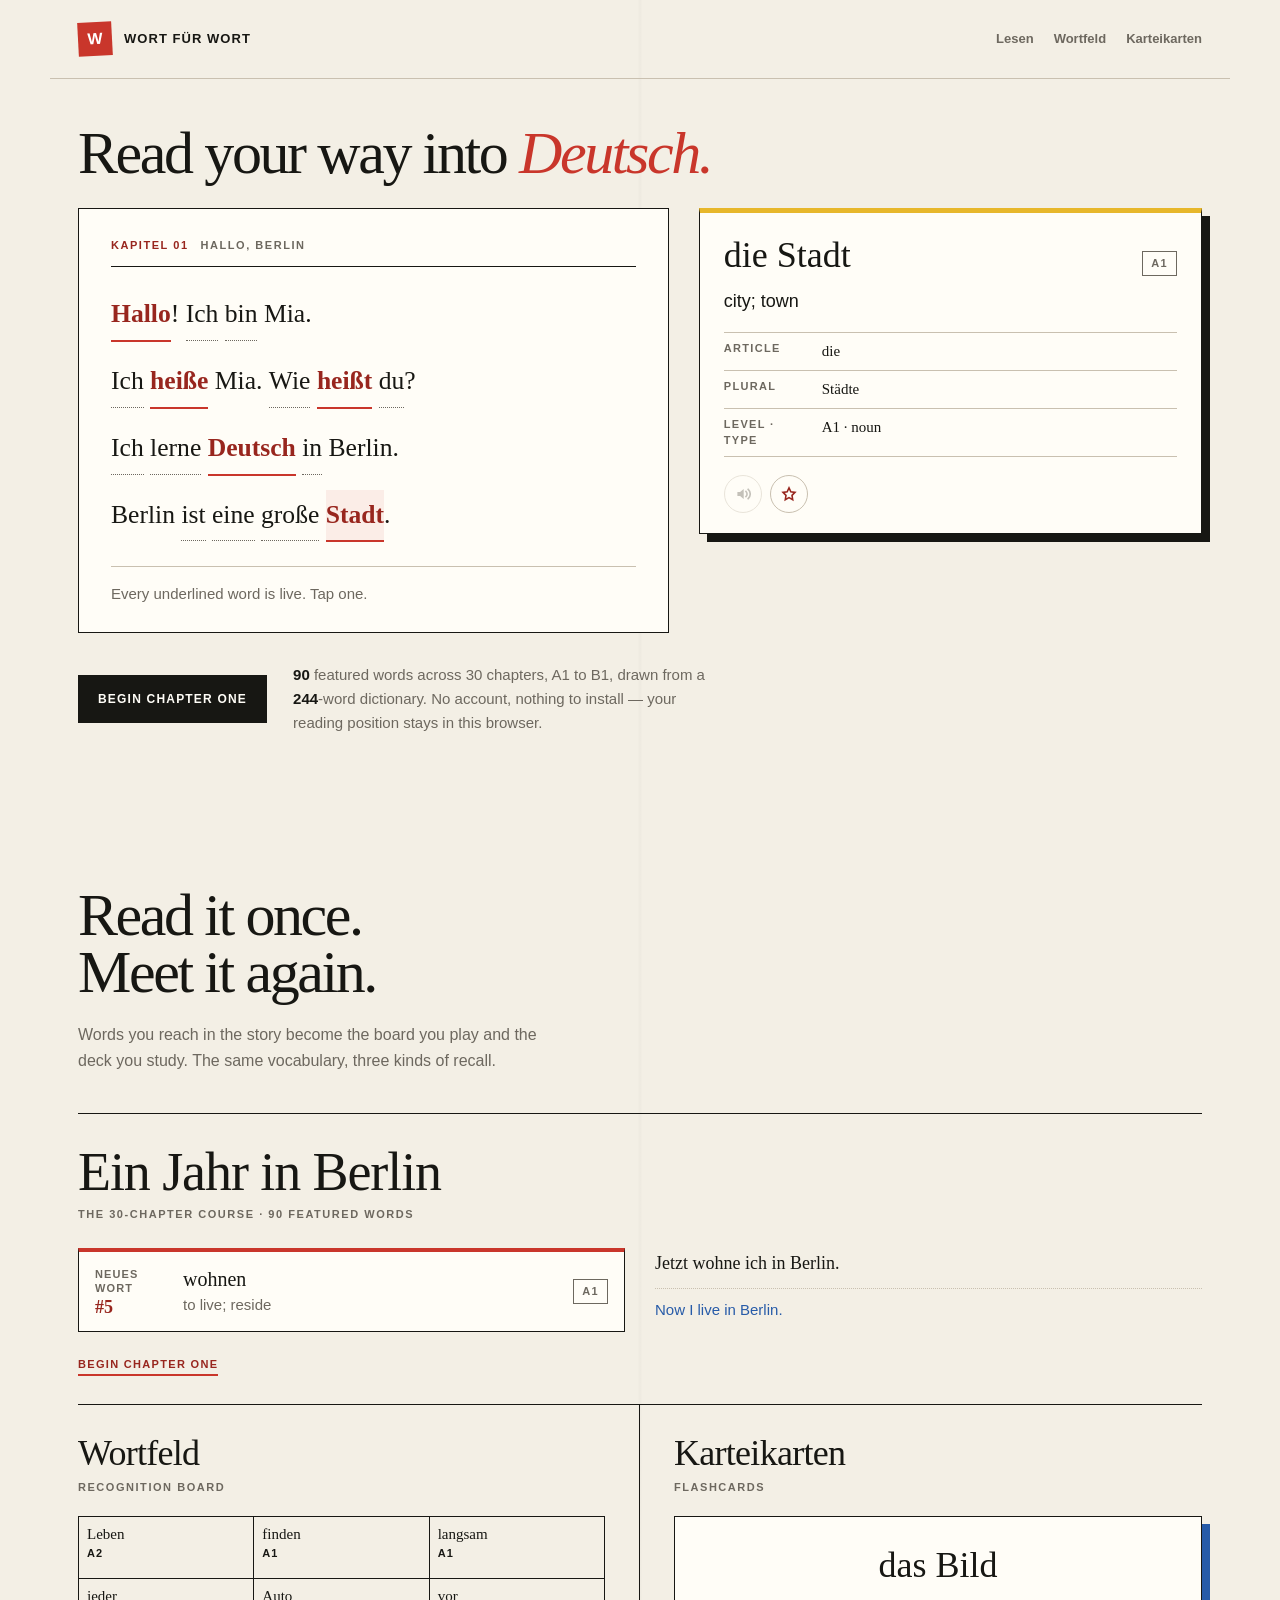
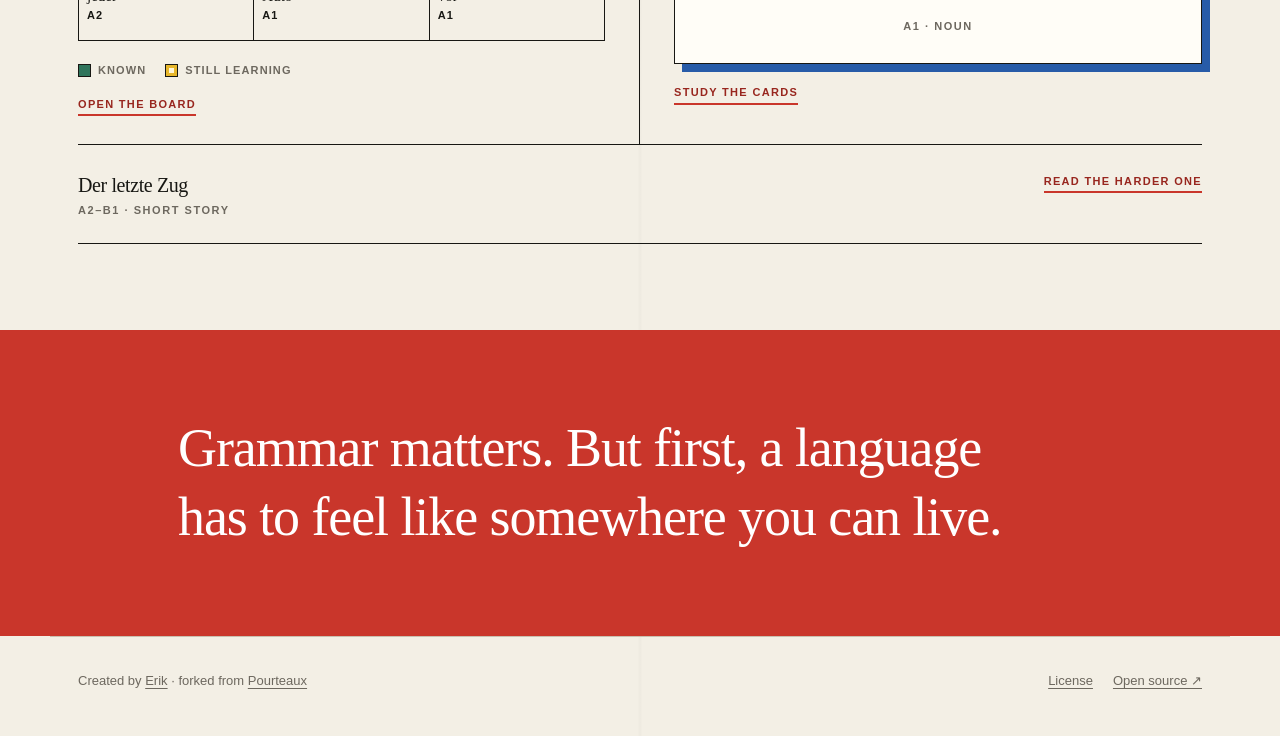
<file: index.html>
<!doctype html>
<html lang="en">
<head>
  <meta charset="utf-8">
  <meta name="viewport" content="width=device-width, initial-scale=1">
  <meta name="theme-color" content="#f3efe5">
  <title>German Reader for Beginners (A1–B1) · Wort für Wort</title>
  <meta name="description" content="Learn German by reading a 30-chapter graded story. Tap any word for its meaning, article, plural, and pronunciation, then review with games and flashcards.">
  <meta name="robots" content="index, follow, max-image-preview:large">
  <meta name="application-name" content="Wort für Wort">
  <link rel="canonical" href="https://germanreader.net/">

  <meta property="og:type" content="website">
  <meta property="og:site_name" content="Wort für Wort">
  <meta property="og:locale" content="en_US">
  <meta property="og:title" content="Wort für Wort · Read your way into German">
  <meta property="og:description" content="A free 30-chapter German reader with tap-to-translate vocabulary, pronunciation, articles, plurals, games, and flashcards.">
  <meta property="og:url" content="https://germanreader.net/">
  <meta property="og:image" content="https://germanreader.net/og-image-v2.jpg">
  <meta property="og:image:secure_url" content="https://germanreader.net/og-image-v2.jpg">
  <meta property="og:image:type" content="image/jpeg">
  <meta property="og:image:width" content="1200">
  <meta property="og:image:height" content="630">
  <meta property="og:image:alt" content="Wort für Wort — read your way into German. 30 chapters, A1–B1, audio and translations.">

  <meta name="twitter:card" content="summary_large_image">
  <meta name="twitter:title" content="Wort für Wort · Read your way into German">
  <meta name="twitter:description" content="A free 30-chapter German reader with vocabulary help, pronunciation, games, and flashcards.">
  <meta name="twitter:image" content="https://germanreader.net/og-image-v2.jpg">
  <meta name="twitter:image:alt" content="Wort für Wort — read your way into German">
  <link rel="icon" href="favicon.svg" type="image/svg+xml">
  <link rel="stylesheet" href="styles.css">
  <script type="application/ld+json">
  {
    "@context": "https://schema.org",
    "@graph": [
      {
        "@type": "WebSite",
        "@id": "https://germanreader.net/#website",
        "url": "https://germanreader.net/",
        "name": "Wort für Wort",
        "alternateName": "German Reader",
        "description": "A free interactive graded reader for learning German in context.",
        "inLanguage": "en"
      },
      {
        "@type": "LearningResource",
        "@id": "https://germanreader.net/#course",
        "url": "https://germanreader.net/read.html",
        "name": "Ein Jahr in Berlin",
        "description": "A 30-chapter interactive German reader with translations, pronunciation, vocabulary, and review tools.",
        "learningResourceType": ["Graded reader", "Language learning tool"],
        "educationalLevel": "CEFR A1–B1",
        "teaches": "German reading comprehension, vocabulary, grammar, and pronunciation",
        "inLanguage": ["de", "en"],
        "isAccessibleForFree": true,
        "image": "https://germanreader.net/og-image-v2.jpg"
      }
    ]
  }
  </script>
</head>
<body>
  <a class="skip-link" href="#main">Skip to content</a>
  <nav class="site-nav" aria-label="Main navigation">
    <a class="wordmark" href="index.html" aria-label="Wort für Wort home">
      <span class="wordmark-mark">W</span><span class="wordmark-text">Wort für Wort</span>
    </a>
    <div class="nav-links">
      <a href="read.html" aria-label="Lesen — read the course">Lesen</a><a href="game.html" aria-label="Wortfeld — the word recognition board">Wortfeld</a><a href="cards.html" aria-label="Karteikarten — flashcards">Karteikarten</a>
    </div>
  </nav>

  <main id="main">
    <section class="specimen" aria-labelledby="specimen-heading">
      <h1 id="specimen-heading" class="specimen-heading">Read your way into <em lang="de">Deutsch.</em></h1>

      <div class="specimen-sheet">
        <div class="specimen-page">
          <div class="specimen-slug"><span>Kapitel 01</span><span lang="de">Hallo, Berlin</span></div>
          <!-- Static so the first viewport survives a failed script; home.js upgrades
               each word to a live button in place rather than building the lines. -->
          <div class="specimen-lines" data-specimen>
            <p class="specimen-line" lang="de" data-de="Hallo! Ich bin Mia." data-focus="Hallo">Hallo! Ich bin Mia.</p>
            <p class="specimen-line" lang="de" data-de="Ich heiße Mia. Wie heißt du?" data-focus="heißen">Ich heiße Mia. Wie heißt du?</p>
            <p class="specimen-line" lang="de" data-de="Ich lerne Deutsch in Berlin." data-focus="Deutsch">Ich lerne Deutsch in Berlin.</p>
            <p class="specimen-line" lang="de" data-de="Berlin ist eine große Stadt." data-focus="Stadt">Berlin ist eine große Stadt.</p>
          </div>
          <p class="specimen-hint">Every underlined word is live. Tap one.</p>
        </div>
        <aside class="specimen-note" data-specimen-note aria-live="polite" aria-label="Word explanation"></aside>
      </div>

      <div class="specimen-start">
        <a class="button primary" href="read.html">Begin chapter one</a>
        <p><b data-course-words>90</b> featured words across 30 chapters, A1 to B1, drawn from a <b data-word-total>244</b>-word dictionary. No account, nothing to install — your reading position stays in this browser.</p>
      </div>
    </section>

    <section class="section tools" aria-labelledby="tools-heading">
      <div class="tools-heading">
        <h2 id="tools-heading">Read it once. Meet it again.</h2>
        <p>Words you reach in the story become the board you play and the deck you study. The same vocabulary, three kinds of recall.</p>
      </div>

      <!-- Each tool shows the thing itself — a real segment, real tiles in their real
           states, a real card face — instead of a paragraph describing it. -->
      <div class="tools-grid">
      <a class="tool tool-lead" href="read.html">
        <span class="tool-head">
          <span class="tool-name" lang="de">Ein Jahr in Berlin</span>
          <span class="tool-gloss">The 30-chapter course · 90 featured words</span>
        </span>
        <span class="tool-demo tool-demo-segment" data-demo-segment aria-hidden="true"></span>
        <span class="tool-go">Begin chapter one</span>
      </a>

      <div class="tool-pair">
        <a class="tool" href="game.html">
          <span class="tool-head">
            <span class="tool-name" lang="de">Wortfeld</span>
            <span class="tool-gloss">Recognition board</span>
          </span>
          <span class="tool-demo tool-demo-board" data-demo-board aria-hidden="true"></span>
          <span class="demo-key" data-demo-board-key aria-hidden="true"></span>
          <span class="tool-go">Open the board</span>
        </a>
        <a class="tool" href="cards.html">
          <span class="tool-head">
            <span class="tool-name" lang="de">Karteikarten</span>
            <span class="tool-gloss">Flashcards</span>
          </span>
          <span class="tool-demo tool-demo-card" data-demo-card aria-hidden="true"></span>
          <span class="tool-go">Study the cards</span>
        </a>
      </div>
      <a class="tool tool-more" href="intermediate.html">
        <span class="tool-head">
          <span class="tool-name" lang="de">Der letzte Zug</span>
          <span class="tool-gloss">A2–B1 · short story</span>
        </span>
        <span class="tool-go">Read the harder one</span>
      </a>
      </div>
    </section>

    <section class="manifesto">
      <blockquote>Grammar matters. But first, a language has to feel like somewhere you can live.</blockquote>
    </section>
  </main>

  <footer class="site-footer">
    <span>Created by <a href="https://x.com/eriklocalhost" target="_blank" rel="noopener noreferrer">Erik</a> · forked from <a href="https://x.com/pourteaux" target="_blank" rel="noopener noreferrer">Pourteaux</a></span>
    <span class="footer-links"><a href="license.html">License</a><a href="https://github.com/swedishfrenchpress/german-reader" target="_blank" rel="noopener noreferrer">Open source ↗</a></span>
  </footer>
  <script src="german-data.js"></script><script src="course-data.js"></script><script src="store.js"></script><script src="app.js"></script><script src="home.js"></script>
  <script>document.querySelector('[data-word-total]').textContent = window.GERMAN_WORDS.length;</script>
  <script defer src="https://cdn.vercel-insights.com/v1/script.js"></script>
</body>
</html>
</file>
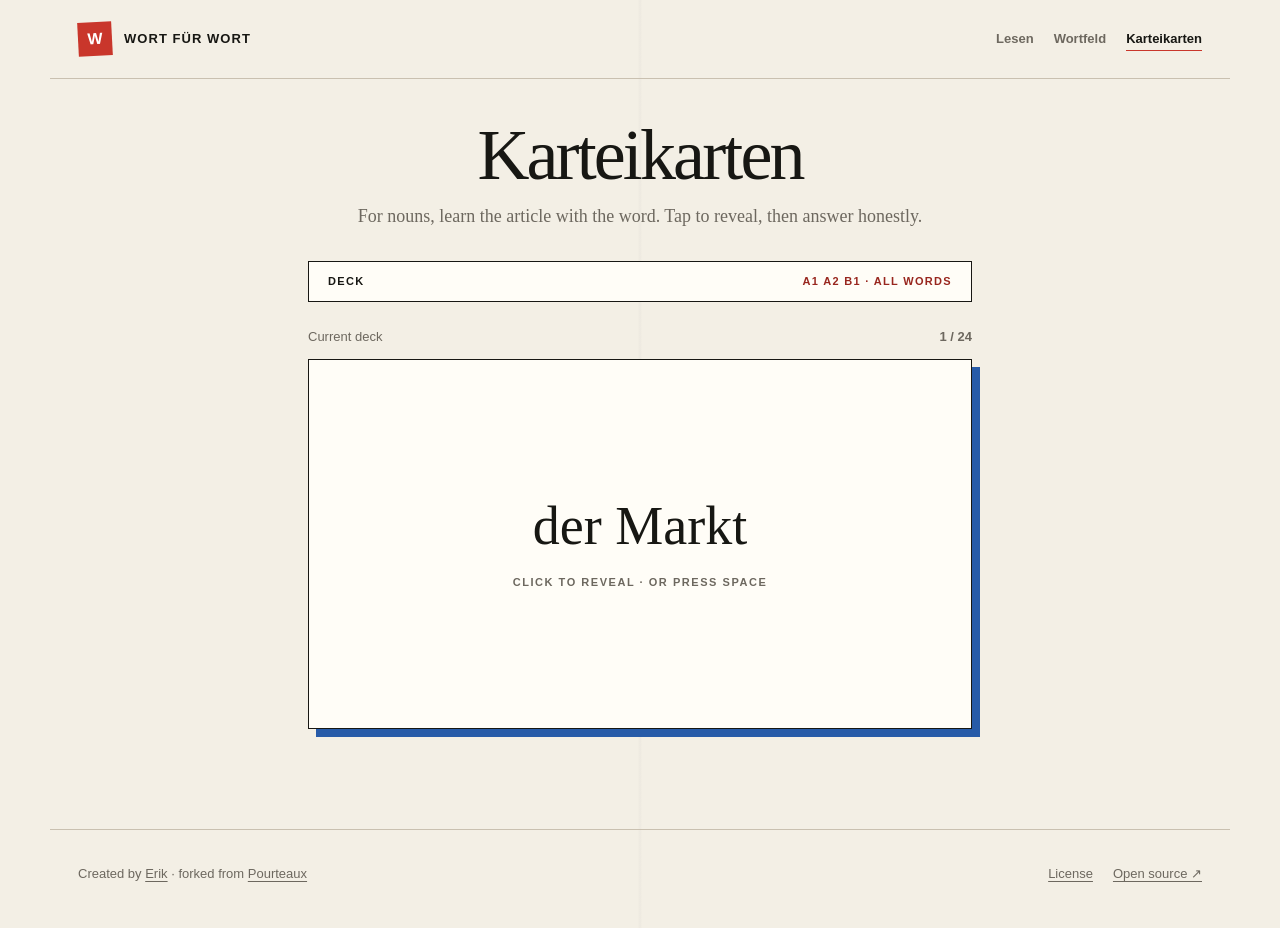
<file: cards.html>
<!doctype html>
<html lang="en">
<head>
  <meta charset="utf-8"><meta name="viewport" content="width=device-width, initial-scale=1"><meta name="theme-color" content="#f3efe5">
  <title>German Flashcards with Articles &amp; Audio · Wort für Wort</title>
  <meta name="description" content="Practice German vocabulary with free A1–B1 flashcards. Learn nouns with their articles and plurals, hear pronunciation, and review words from your reading.">
  <meta name="robots" content="index, follow, max-image-preview:large">
  <link rel="canonical" href="https://germanreader.net/cards.html">
  <meta property="og:type" content="website">
  <meta property="og:site_name" content="Wort für Wort">
  <meta property="og:locale" content="en_US">
  <meta property="og:title" content="German Flashcards with Articles &amp; Audio">
  <meta property="og:description" content="Practice A1–B1 German vocabulary, noun articles, plurals, and pronunciation with free interactive flashcards.">
  <meta property="og:url" content="https://germanreader.net/cards.html">
  <meta property="og:image" content="https://germanreader.net/og-image-v2.jpg">
  <meta property="og:image:type" content="image/jpeg"><meta property="og:image:width" content="1200"><meta property="og:image:height" content="630">
  <meta property="og:image:alt" content="Wort für Wort — read your way into German. 30 chapters, A1–B1, audio and translations.">
  <meta name="twitter:card" content="summary_large_image">
  <meta name="twitter:title" content="German Flashcards with Articles &amp; Audio">
  <meta name="twitter:description" content="Practice A1–B1 vocabulary, noun articles, plurals, and pronunciation.">
  <meta name="twitter:image" content="https://germanreader.net/og-image-v2.jpg">
  <meta name="twitter:image:alt" content="Wort für Wort — read your way into German">
  <link rel="icon" href="favicon.svg" type="image/svg+xml"><link rel="stylesheet" href="styles.css">
</head>
<body>
  <a class="skip-link" href="#cards">Skip to cards</a>
  <nav class="site-nav" aria-label="Main navigation">
    <a class="wordmark" href="index.html"><span class="wordmark-mark">W</span><span class="wordmark-text">Wort für Wort</span></a>
    <div class="nav-links"><a href="read.html" aria-label="Lesen — read the course">Lesen</a><a href="game.html" aria-label="Wortfeld — the word recognition board">Wortfeld</a><a href="cards.html" aria-current="page" aria-label="Karteikarten — flashcards">Karteikarten</a></div>
  </nav>
  <header class="page-head page-head-tight">
    <h1 lang="de">Karteikarten</h1><p>For nouns, learn the article with the word. Tap to reveal, then answer honestly.</p>
  </header>
  <p class="page-notice" data-speech-notice hidden></p>
  <main class="cards-shell" id="cards">
    <details class="deck-settings" data-deck-settings>
      <summary><span>Deck</span><b data-deck-summary>A1 A2 B1 · All words</b></summary>
      <div class="deck-settings-body">
        <div class="setting"><h2>Levels</h2><div class="chips"><button class="chip on" data-level="A1" aria-pressed="true">A1</button><button class="chip on" data-level="A2" aria-pressed="true">A2</button><button class="chip on" data-level="B1" aria-pressed="true">B1</button></div></div>
        <div class="setting"><h2>Source</h2><div class="chips"><button class="chip on" data-source="all" aria-pressed="true">All words</button><button class="chip" data-source="seen" aria-pressed="false">Reached while reading</button><button class="chip" data-source="starred" aria-pressed="false">Starred</button><button class="chip" data-source="learning" aria-pressed="false">Still learning</button></div></div>
        <div class="setting setting-wide"><h2>Sound</h2><div class="chips"><button class="chip" type="button" data-speak-toggle aria-pressed="true" aria-label="Speak each word automatically when you tap it"><span data-speak-toggle-label>Auto-speak on</span></button></div></div>
      </div>
    </details>
    <div class="empty-state" data-empty hidden>
      <p data-empty-copy>No words match this deck yet.</p>
      <div class="empty-actions"><a class="button primary" href="read.html">Read chapter one</a><a class="button" href="game.html">Open the board</a></div>
    </div>
    <section class="card-stage" data-card-stage>
      <div class="card-progress"><span>Current deck</span><b data-card-count>0 / 0</b></div>
      <article class="flashcard" data-flashcard tabindex="0" role="button" aria-label="Reveal flashcard"></article>
      <div class="answer-row" data-answer-row><button class="button" data-again>1 · Again</button><button class="button primary" data-got>2 · I knew it</button></div>
    </section>
  </main>
  <footer class="site-footer"><span>Created by <a href="https://x.com/eriklocalhost" target="_blank" rel="noopener noreferrer">Erik</a> · forked from <a href="https://x.com/pourteaux" target="_blank" rel="noopener noreferrer">Pourteaux</a></span><span class="footer-links"><a href="license.html">License</a><a href="https://github.com/swedishfrenchpress/german-reader" target="_blank" rel="noopener noreferrer">Open source ↗</a></span></footer>
  <script src="german-data.js"></script><script src="store.js"></script><script src="app.js"></script><script src="cards.js"></script>
  <script defer src="https://cdn.vercel-insights.com/v1/script.js"></script>
</body>
</html>
</file>
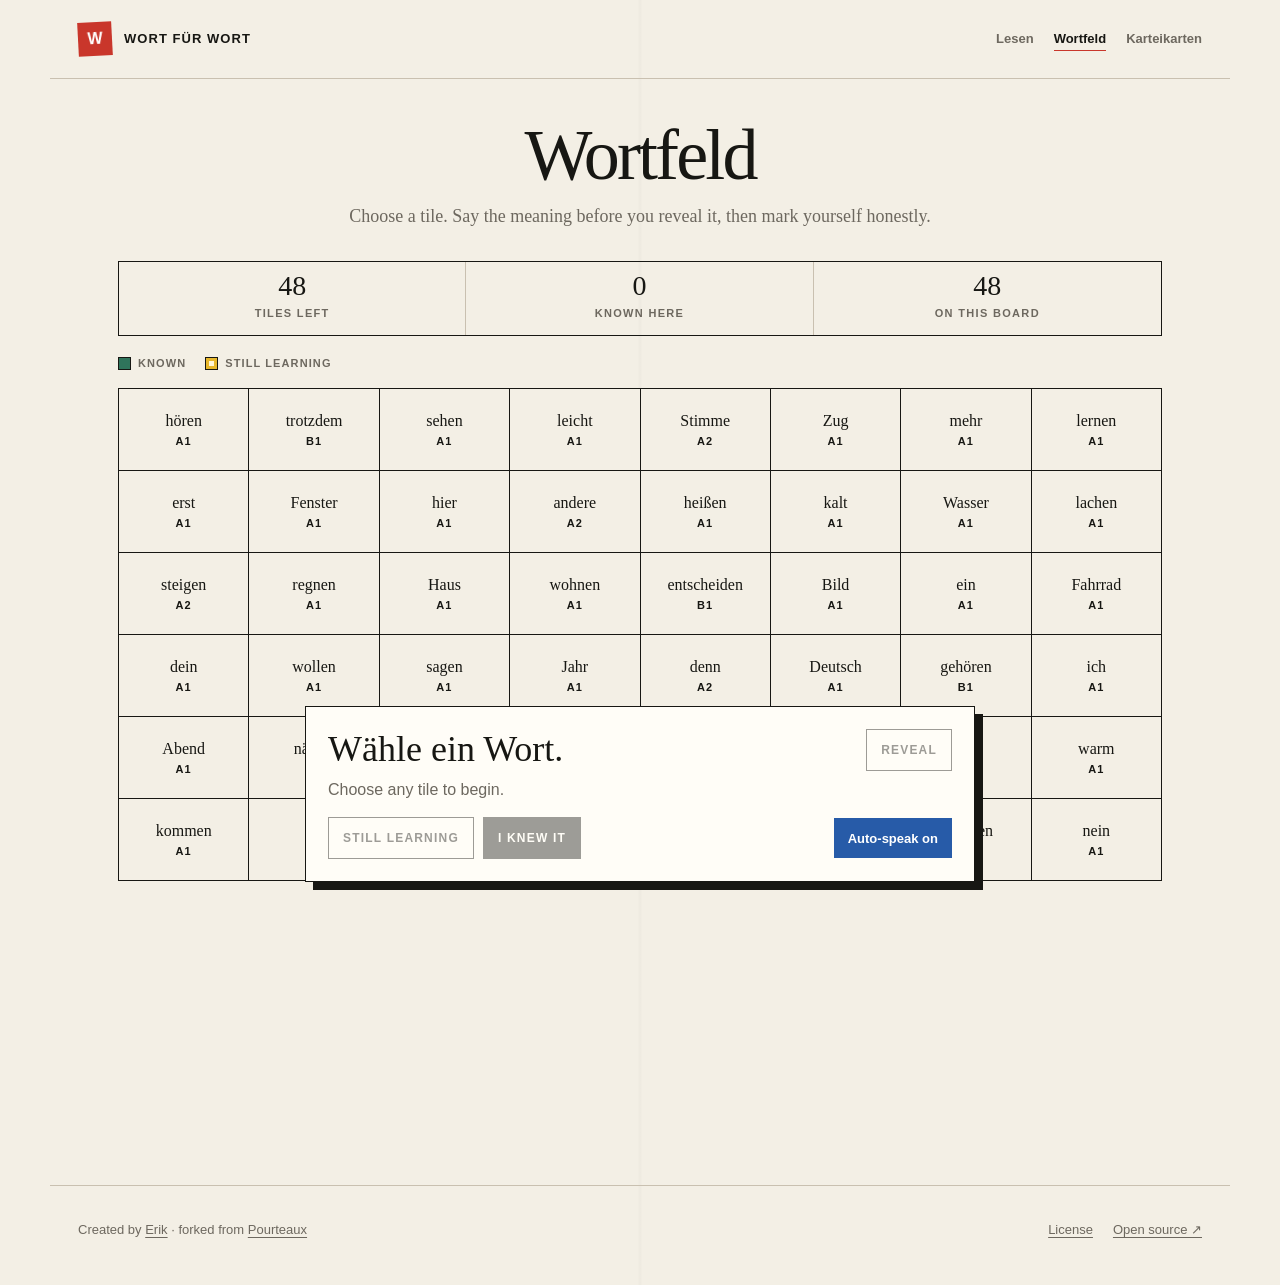
<file: game.html>
<!doctype html>
<html lang="en">
<head>
  <meta charset="utf-8"><meta name="viewport" content="width=device-width, initial-scale=1"><meta name="theme-color" content="#f3efe5">
  <title>German Vocabulary Game · Wortfeld | Wort für Wort</title>
  <meta name="description" content="Test your German vocabulary with a free visual recognition game. Hear each word, reveal its meaning, and save what you know for later practice.">
  <meta name="robots" content="index, follow, max-image-preview:large">
  <link rel="canonical" href="https://germanreader.net/game.html">
  <meta property="og:type" content="website">
  <meta property="og:site_name" content="Wort für Wort">
  <meta property="og:locale" content="en_US">
  <meta property="og:title" content="Wortfeld · Free German Vocabulary Game">
  <meta property="og:description" content="Test German word recognition on a visual board, hear pronunciation, and save the words you know.">
  <meta property="og:url" content="https://germanreader.net/game.html">
  <meta property="og:image" content="https://germanreader.net/og-image-v2.jpg">
  <meta property="og:image:type" content="image/jpeg"><meta property="og:image:width" content="1200"><meta property="og:image:height" content="630">
  <meta property="og:image:alt" content="Wort für Wort — read your way into German. 30 chapters, A1–B1, audio and translations.">
  <meta name="twitter:card" content="summary_large_image">
  <meta name="twitter:title" content="Wortfeld · Free German Vocabulary Game">
  <meta name="twitter:description" content="Test German word recognition, hear pronunciation, and save the words you know.">
  <meta name="twitter:image" content="https://germanreader.net/og-image-v2.jpg">
  <meta name="twitter:image:alt" content="Wort für Wort — read your way into German">
  <link rel="icon" href="favicon.svg" type="image/svg+xml"><link rel="stylesheet" href="styles.css">
</head>
<body>
  <a class="skip-link" href="#board">Skip to game</a>
  <nav class="site-nav" aria-label="Main navigation">
    <a class="wordmark" href="index.html"><span class="wordmark-mark">W</span><span class="wordmark-text">Wort für Wort</span></a>
    <div class="nav-links"><a href="read.html" aria-label="Lesen — read the course">Lesen</a><a href="game.html" aria-current="page" aria-label="Wortfeld — the word recognition board">Wortfeld</a><a href="cards.html" aria-label="Karteikarten — flashcards">Karteikarten</a></div>
  </nav>
  <header class="page-head page-head-tight">
    <h1 lang="de">Wortfeld</h1><p>Choose a tile. Say the meaning before you reveal it, then mark yourself honestly.</p>
  </header>
  <p class="page-notice" data-speech-notice hidden></p>
  <main class="game-shell" id="board">
    <section class="game-stats" aria-label="Board progress">
      <div class="stat"><b data-remaining-count>0</b><span>Tiles left</span></div>
      <div class="stat"><b data-known-count>0</b><span>Known here</span></div>
      <div class="stat"><b data-board-count>0</b><span>On this board</span></div>
    </section>
    <p class="demo-key board-key"><span class="key-swatch key-known"></span>known<span class="key-swatch key-learning"></span>still learning</p>
    <div class="word-board" data-word-board aria-label="German word tiles"></div>
    <section class="quiz-panel" aria-live="polite">
      <div class="quiz-top"><div class="quiz-word" data-quiz-word lang="de">Wähle ein Wort.</div><button class="button small" type="button" data-reveal disabled>Reveal + hear</button></div>
      <div class="quiz-answer" data-quiz-answer>Choose any tile to begin.</div>
      <div class="quiz-actions">
        <button class="button small" type="button" data-learning disabled>Still learning</button>
        <button class="button primary small" type="button" data-knew disabled>I knew it</button>
        <button class="tool-pill quiz-sound" type="button" data-speak-toggle aria-pressed="true" aria-label="Speak each word automatically when you tap it"><span data-speak-toggle-label>Auto-speak on</span></button>
      </div>
    </section>
    <section class="board-finish" data-board-finish hidden>
      <b lang="de">Geschafft.</b>
      <p data-board-finish-copy></p>
      <div class="board-finish-actions"><button class="button primary" type="button" data-board-again>Deal a new board</button><a class="button" data-board-study href="cards.html?custom=1" hidden>Study those as cards</a></div>
    </section>
  </main>
  <footer class="site-footer"><span>Created by <a href="https://x.com/eriklocalhost" target="_blank" rel="noopener noreferrer">Erik</a> · forked from <a href="https://x.com/pourteaux" target="_blank" rel="noopener noreferrer">Pourteaux</a></span><span class="footer-links"><a href="license.html">License</a><a href="https://github.com/swedishfrenchpress/german-reader" target="_blank" rel="noopener noreferrer">Open source ↗</a></span></footer>
  <script src="german-data.js"></script><script src="store.js"></script><script src="app.js"></script><script src="game.js"></script>
  <script defer src="https://cdn.vercel-insights.com/v1/script.js"></script>
</body>
</html>
</file>
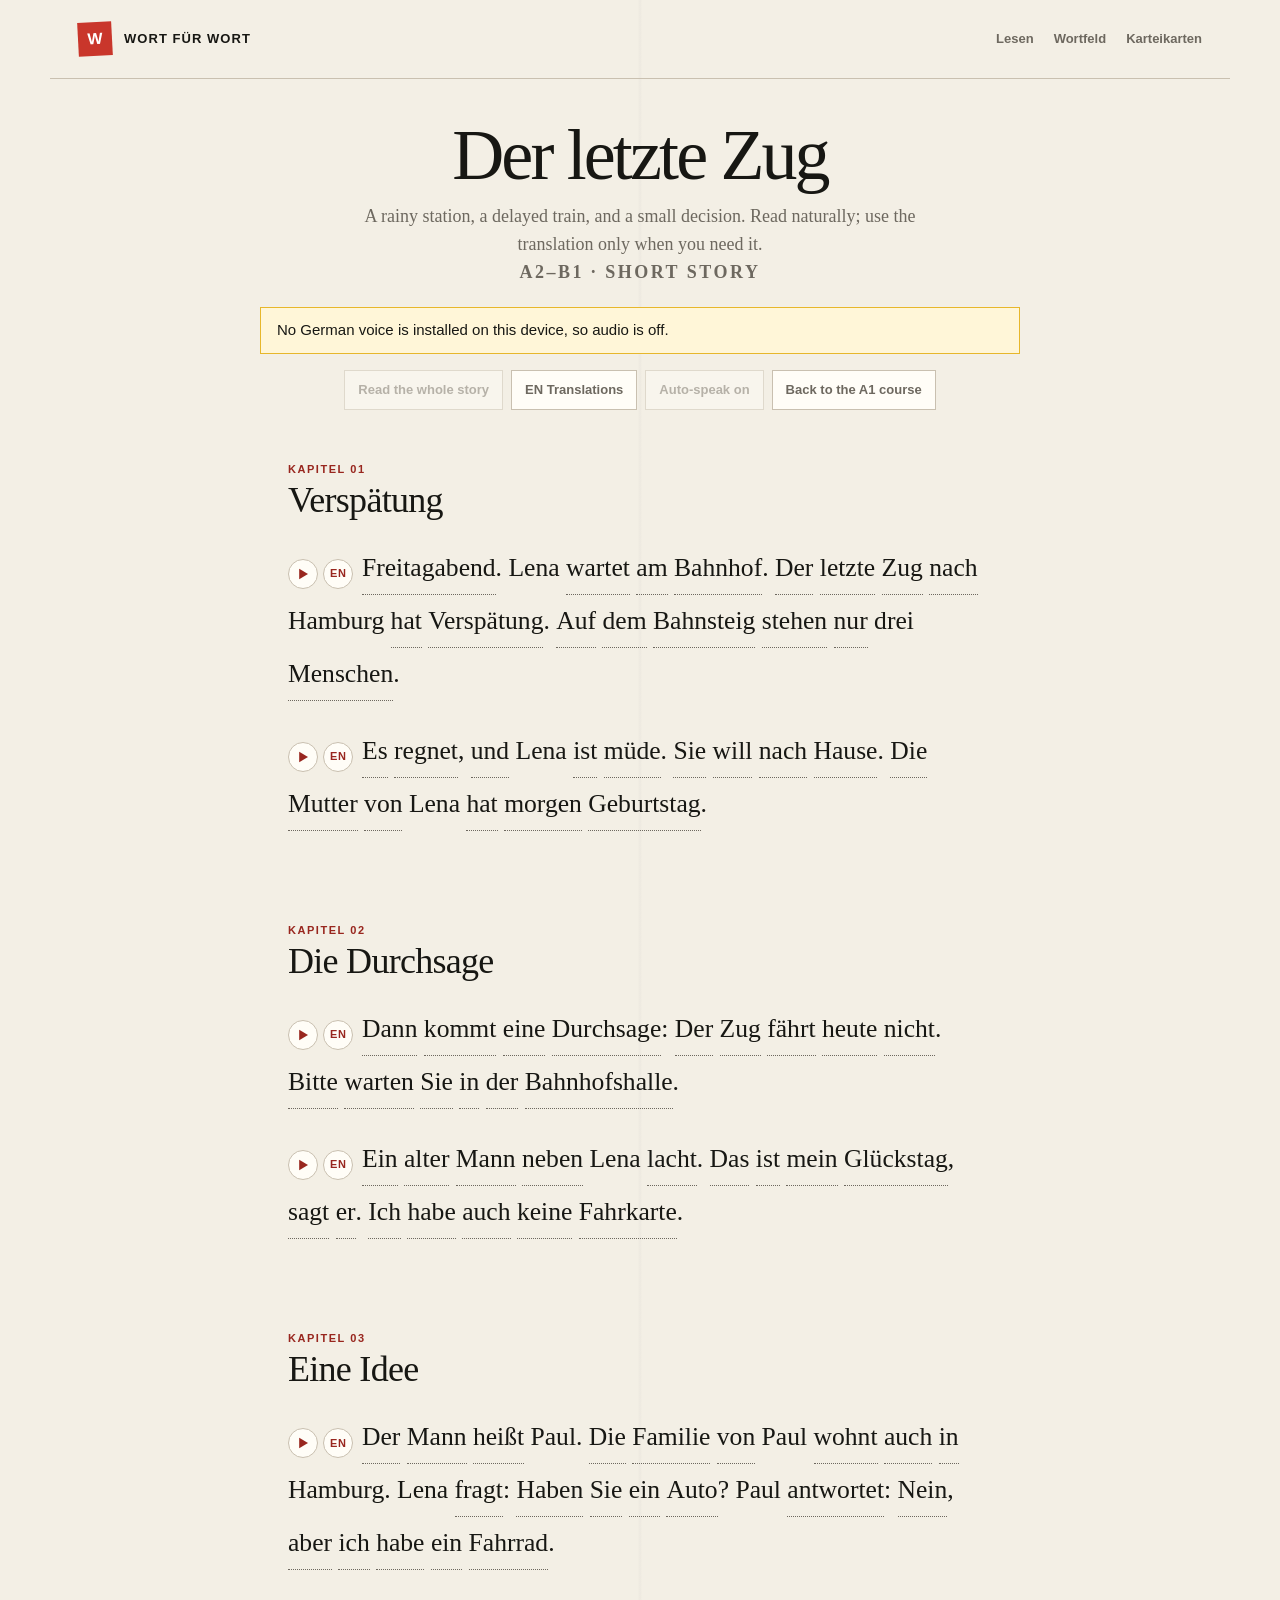
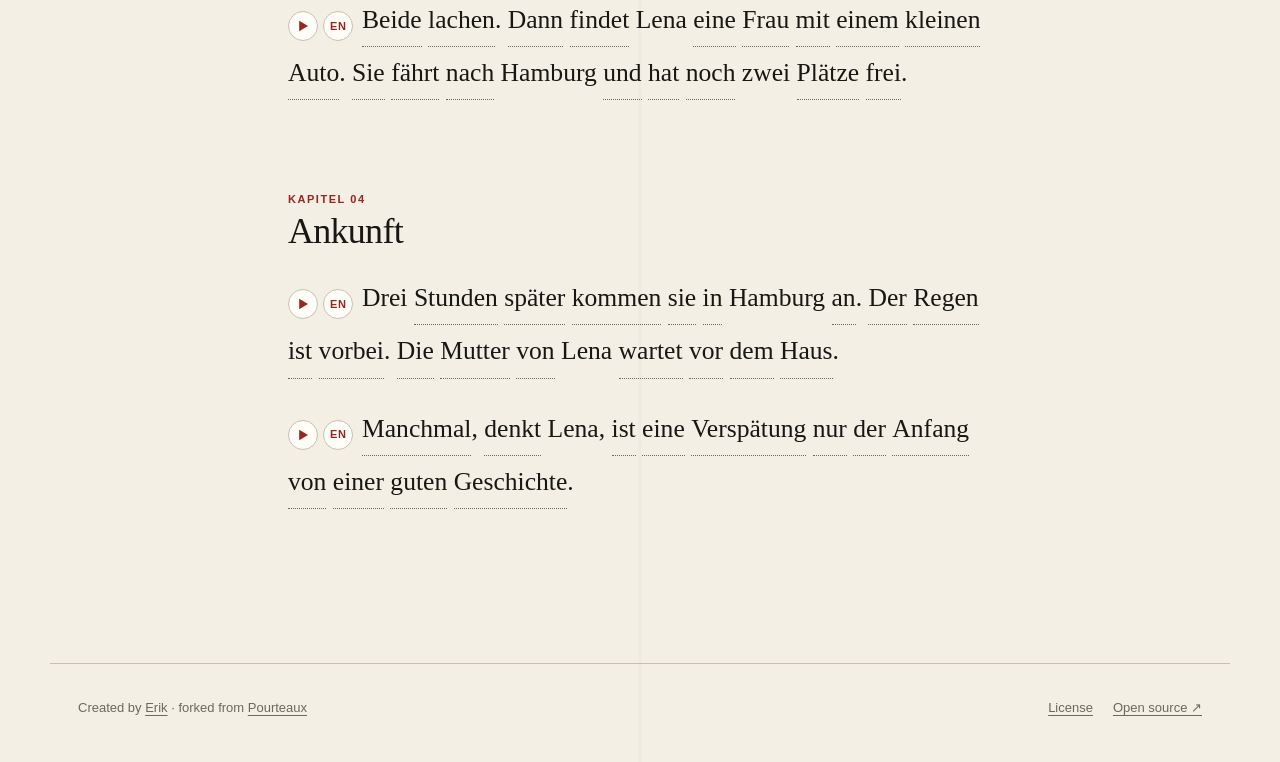
<file: intermediate.html>
<!doctype html>
<html lang="en">
<head>
  <meta charset="utf-8">
  <meta name="viewport" content="width=device-width, initial-scale=1">
  <meta name="theme-color" content="#f3efe5">
  <title>Der letzte Zug · A2–B1 German Short Story</title>
  <meta name="description" content="Read Der letzte Zug, a free interactive German short story for A2–B1 learners with tap-to-translate vocabulary, English translations, and pronunciation.">
  <meta name="robots" content="index, follow, max-image-preview:large">
  <link rel="canonical" href="https://germanreader.net/intermediate.html">
  <meta property="og:type" content="article">
  <meta property="og:site_name" content="Wort für Wort">
  <meta property="og:locale" content="en_US">
  <meta property="og:title" content="Der letzte Zug · A2–B1 German Short Story">
  <meta property="og:description" content="An interactive German short story with word meanings, translations, and pronunciation.">
  <meta property="og:url" content="https://germanreader.net/intermediate.html">
  <meta property="og:image" content="https://germanreader.net/og-image-v2.jpg">
  <meta property="og:image:type" content="image/jpeg"><meta property="og:image:width" content="1200"><meta property="og:image:height" content="630">
  <meta property="og:image:alt" content="Wort für Wort — read your way into German. 30 chapters, A1–B1, audio and translations.">
  <meta name="twitter:card" content="summary_large_image">
  <meta name="twitter:title" content="Der letzte Zug · A2–B1 German Short Story">
  <meta name="twitter:description" content="A free interactive German story with vocabulary help, audio, and translations.">
  <meta name="twitter:image" content="https://germanreader.net/og-image-v2.jpg">
  <meta name="twitter:image:alt" content="Wort für Wort — read your way into German">
  <link rel="icon" href="favicon.svg" type="image/svg+xml"><link rel="stylesheet" href="styles.css">
</head>
<body>
  <a class="skip-link" href="#story">Skip to story</a><div class="progress-track" aria-hidden="true"><span></span></div>
  <nav class="site-nav" aria-label="Main navigation">
    <a class="wordmark" href="index.html"><span class="wordmark-mark">W</span><span class="wordmark-text">Wort für Wort</span></a>
    <div class="nav-links"><a href="read.html" aria-label="Lesen — read the course">Lesen</a><a href="game.html" aria-label="Wortfeld — the word recognition board">Wortfeld</a><a href="cards.html" aria-label="Karteikarten — flashcards">Karteikarten</a></div>
  </nav>
  <header class="page-head page-head-tight">
    <h1 data-story-title lang="de">Der letzte Zug</h1><p data-story-intro></p><p class="page-head-level" data-story-level>A2–B1 · Short story</p>
  </header>
  <p class="page-notice" data-speech-notice hidden></p>
  <div class="reader-tools" aria-label="Reader controls">
    <button class="tool-pill" type="button" data-read-all>Read the whole story</button>
    <button class="tool-pill" type="button" data-toggle-translations>EN Translations</button>
    <button class="tool-pill" type="button" data-speak-toggle aria-pressed="true" aria-label="Speak each word automatically when you tap it"><span data-speak-toggle-label>Auto-speak on</span></button>
    <a class="tool-pill" href="read.html">Back to the A1 course</a>
  </div>
  <main class="reader" id="story" data-reader="intermediate"></main>
  <footer class="site-footer"><span>Created by <a href="https://x.com/eriklocalhost" target="_blank" rel="noopener noreferrer">Erik</a> · forked from <a href="https://x.com/pourteaux" target="_blank" rel="noopener noreferrer">Pourteaux</a></span><span class="footer-links"><a href="license.html">License</a><a href="https://github.com/swedishfrenchpress/german-reader" target="_blank" rel="noopener noreferrer">Open source ↗</a></span></footer>
  <script src="german-data.js"></script><script src="store.js"></script><script src="app.js"></script><script src="reader.js"></script>
  <script defer src="https://cdn.vercel-insights.com/v1/script.js"></script>
</body>
</html>
</file>
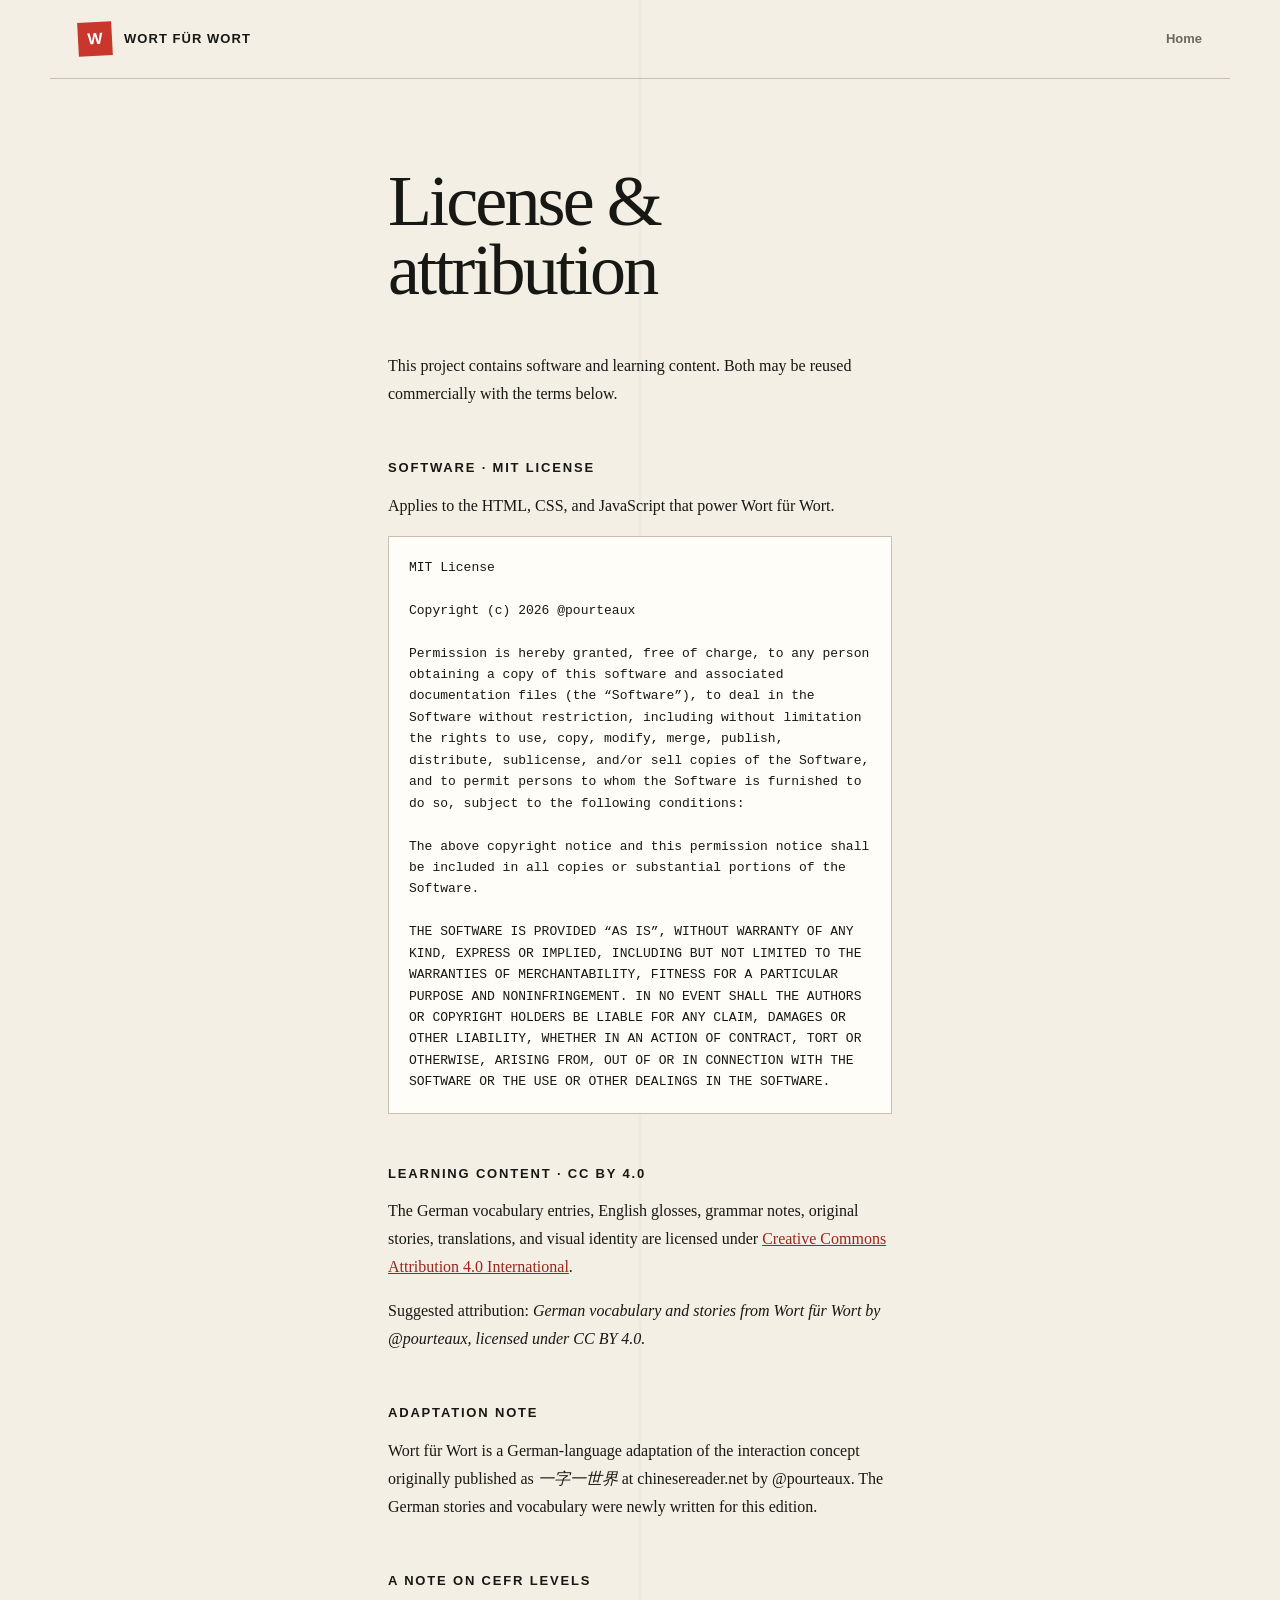
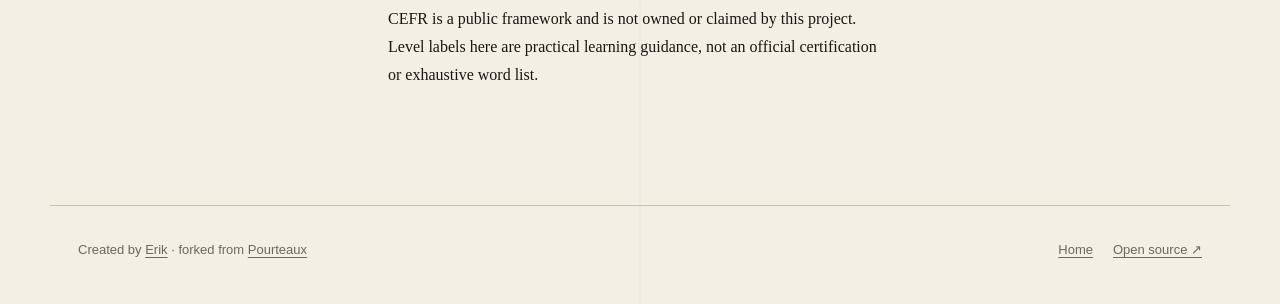
<file: license.html>
<!doctype html>
<html lang="en">
<head>
  <meta charset="utf-8"><meta name="viewport" content="width=device-width, initial-scale=1"><meta name="theme-color" content="#f3efe5">
  <title>License &amp; attribution · Wort für Wort</title>
  <meta name="description" content="Open-source license and attribution details for Wort für Wort, the interactive German reader at germanreader.net.">
  <meta name="robots" content="noindex, follow">
  <link rel="canonical" href="https://germanreader.net/license.html">
  <link rel="icon" href="favicon.svg" type="image/svg+xml"><link rel="stylesheet" href="styles.css">
  <style>
    .legal{max-width:70ch;margin:0 auto;padding:40px 28px 100px;font-family:var(--serif);font-size:var(--type-body);line-height:1.75}.legal h1{font-size:var(--type-page-title);font-weight:500;line-height:.95;letter-spacing:-.04em;text-wrap:balance;overflow-wrap:anywhere}.legal h2{margin:52px 0 14px;font-family:var(--sans);font-size:var(--type-control);font-weight:800;line-height:1.2;text-transform:uppercase;letter-spacing:.14em}.legal p{max-width:68ch}.legal pre{white-space:pre-wrap;overflow-wrap:anywhere;font:.8125rem/1.65 ui-monospace,SFMono-Regular,Menlo,monospace;background:var(--white);border:1px solid var(--line);padding:20px}.legal a{color:var(--red-dark)}
  </style>
</head>
<body>
  <nav class="site-nav"><a class="wordmark" href="index.html"><span class="wordmark-mark">W</span><span class="wordmark-text">Wort für Wort</span></a><div class="nav-links"><a href="index.html">Home</a></div></nav>
  <main class="legal">
    <h1>License &amp; attribution</h1>
    <p>This project contains software and learning content. Both may be reused commercially with the terms below.</p>
    <h2>Software · MIT License</h2>
    <p>Applies to the HTML, CSS, and JavaScript that power Wort für Wort.</p>
    <pre>MIT License

Copyright (c) 2026 @pourteaux

Permission is hereby granted, free of charge, to any person obtaining a copy of this software and associated documentation files (the “Software”), to deal in the Software without restriction, including without limitation the rights to use, copy, modify, merge, publish, distribute, sublicense, and/or sell copies of the Software, and to permit persons to whom the Software is furnished to do so, subject to the following conditions:

The above copyright notice and this permission notice shall be included in all copies or substantial portions of the Software.

THE SOFTWARE IS PROVIDED “AS IS”, WITHOUT WARRANTY OF ANY KIND, EXPRESS OR IMPLIED, INCLUDING BUT NOT LIMITED TO THE WARRANTIES OF MERCHANTABILITY, FITNESS FOR A PARTICULAR PURPOSE AND NONINFRINGEMENT. IN NO EVENT SHALL THE AUTHORS OR COPYRIGHT HOLDERS BE LIABLE FOR ANY CLAIM, DAMAGES OR OTHER LIABILITY, WHETHER IN AN ACTION OF CONTRACT, TORT OR OTHERWISE, ARISING FROM, OUT OF OR IN CONNECTION WITH THE SOFTWARE OR THE USE OR OTHER DEALINGS IN THE SOFTWARE.</pre>
    <h2>Learning content · CC BY 4.0</h2>
    <p>The German vocabulary entries, English glosses, grammar notes, original stories, translations, and visual identity are licensed under <a href="https://creativecommons.org/licenses/by/4.0/">Creative Commons Attribution 4.0 International</a>.</p>
    <p>Suggested attribution: <em>German vocabulary and stories from Wort für Wort by @pourteaux, licensed under CC BY 4.0.</em></p>
    <h2>Adaptation note</h2>
    <p>Wort für Wort is a German-language adaptation of the interaction concept originally published as <em>一字一世界</em> at chinesereader.net by @pourteaux. The German stories and vocabulary were newly written for this edition.</p>
    <h2>A note on CEFR levels</h2>
    <p>CEFR is a public framework and is not owned or claimed by this project. Level labels here are practical learning guidance, not an official certification or exhaustive word list.</p>
  </main>
  <footer class="site-footer"><span>Created by <a href="https://x.com/eriklocalhost" target="_blank" rel="noopener noreferrer">Erik</a> · forked from <a href="https://x.com/pourteaux" target="_blank" rel="noopener noreferrer">Pourteaux</a></span><span class="footer-links"><a href="index.html">Home</a><a href="https://github.com/swedishfrenchpress/german-reader" target="_blank" rel="noopener noreferrer">Open source ↗</a></span></footer>
  <script defer src="https://cdn.vercel-insights.com/v1/script.js"></script>
</body>
</html>
</file>
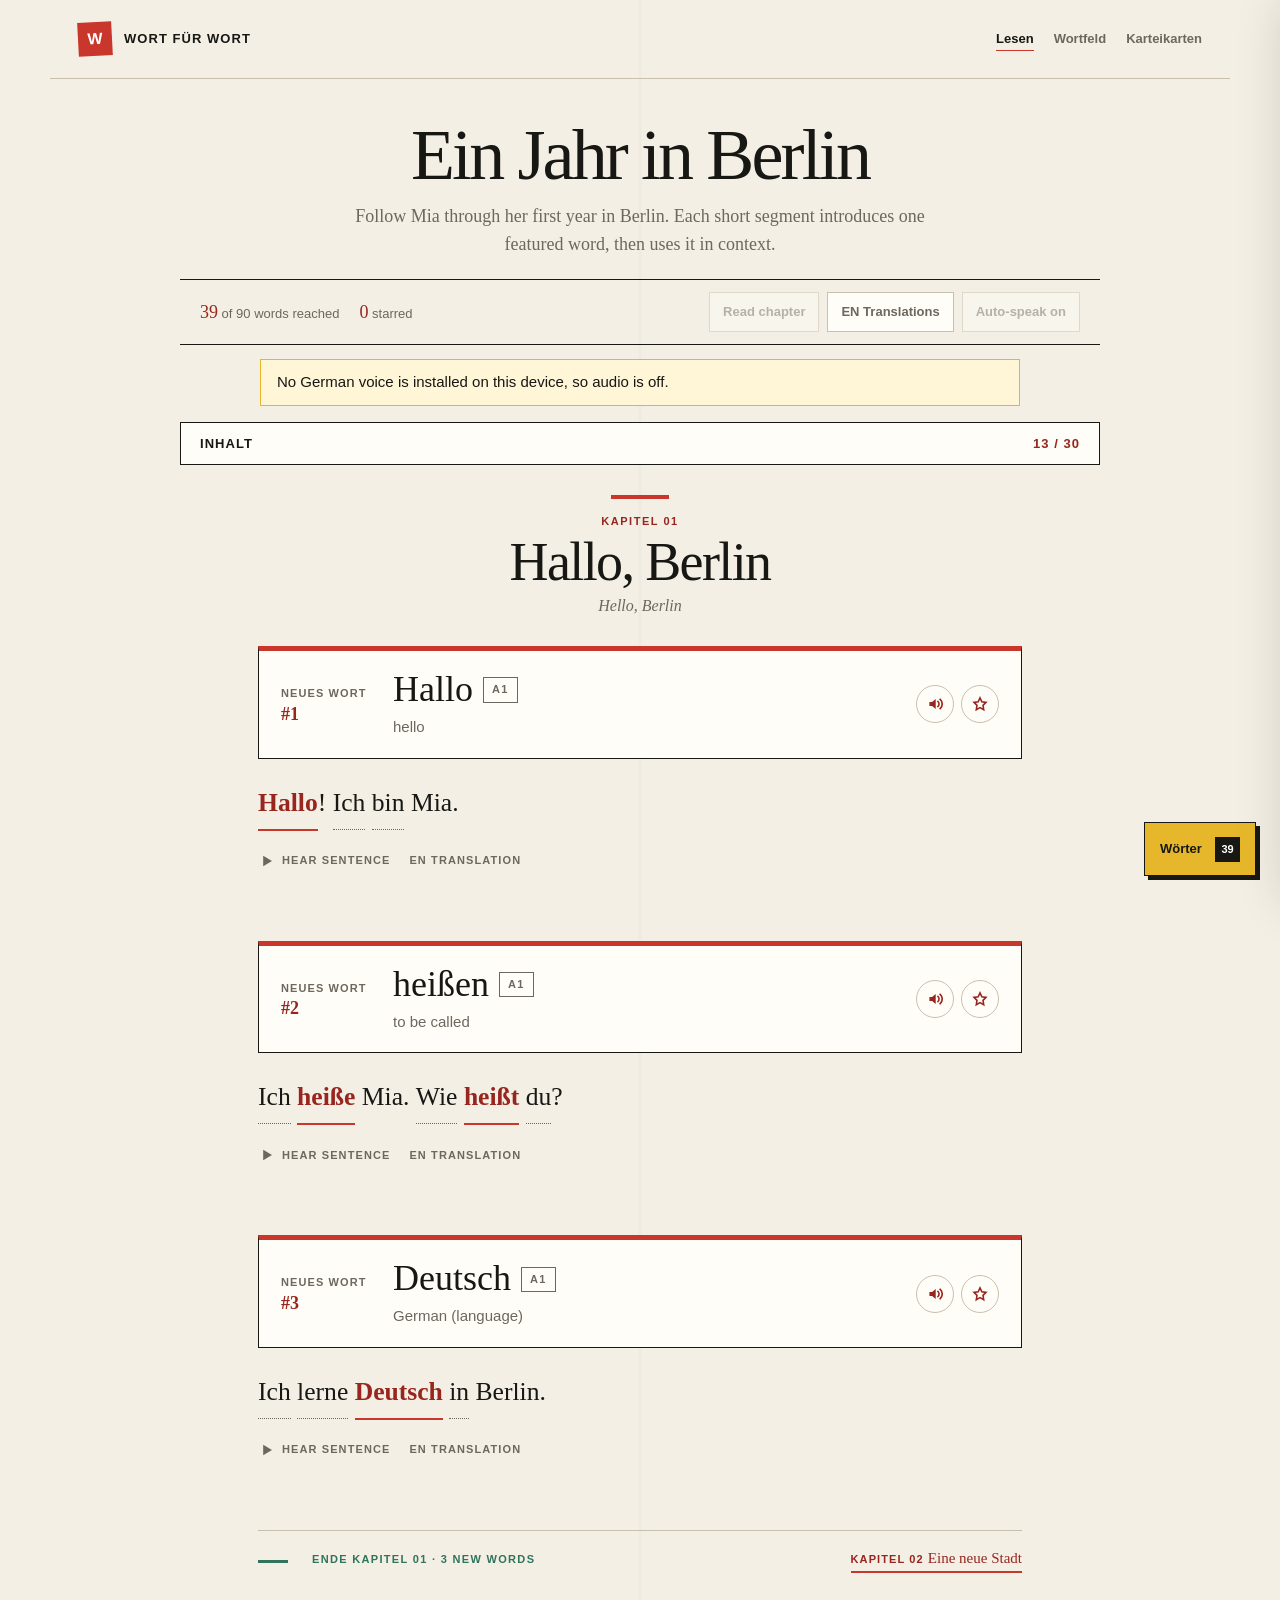
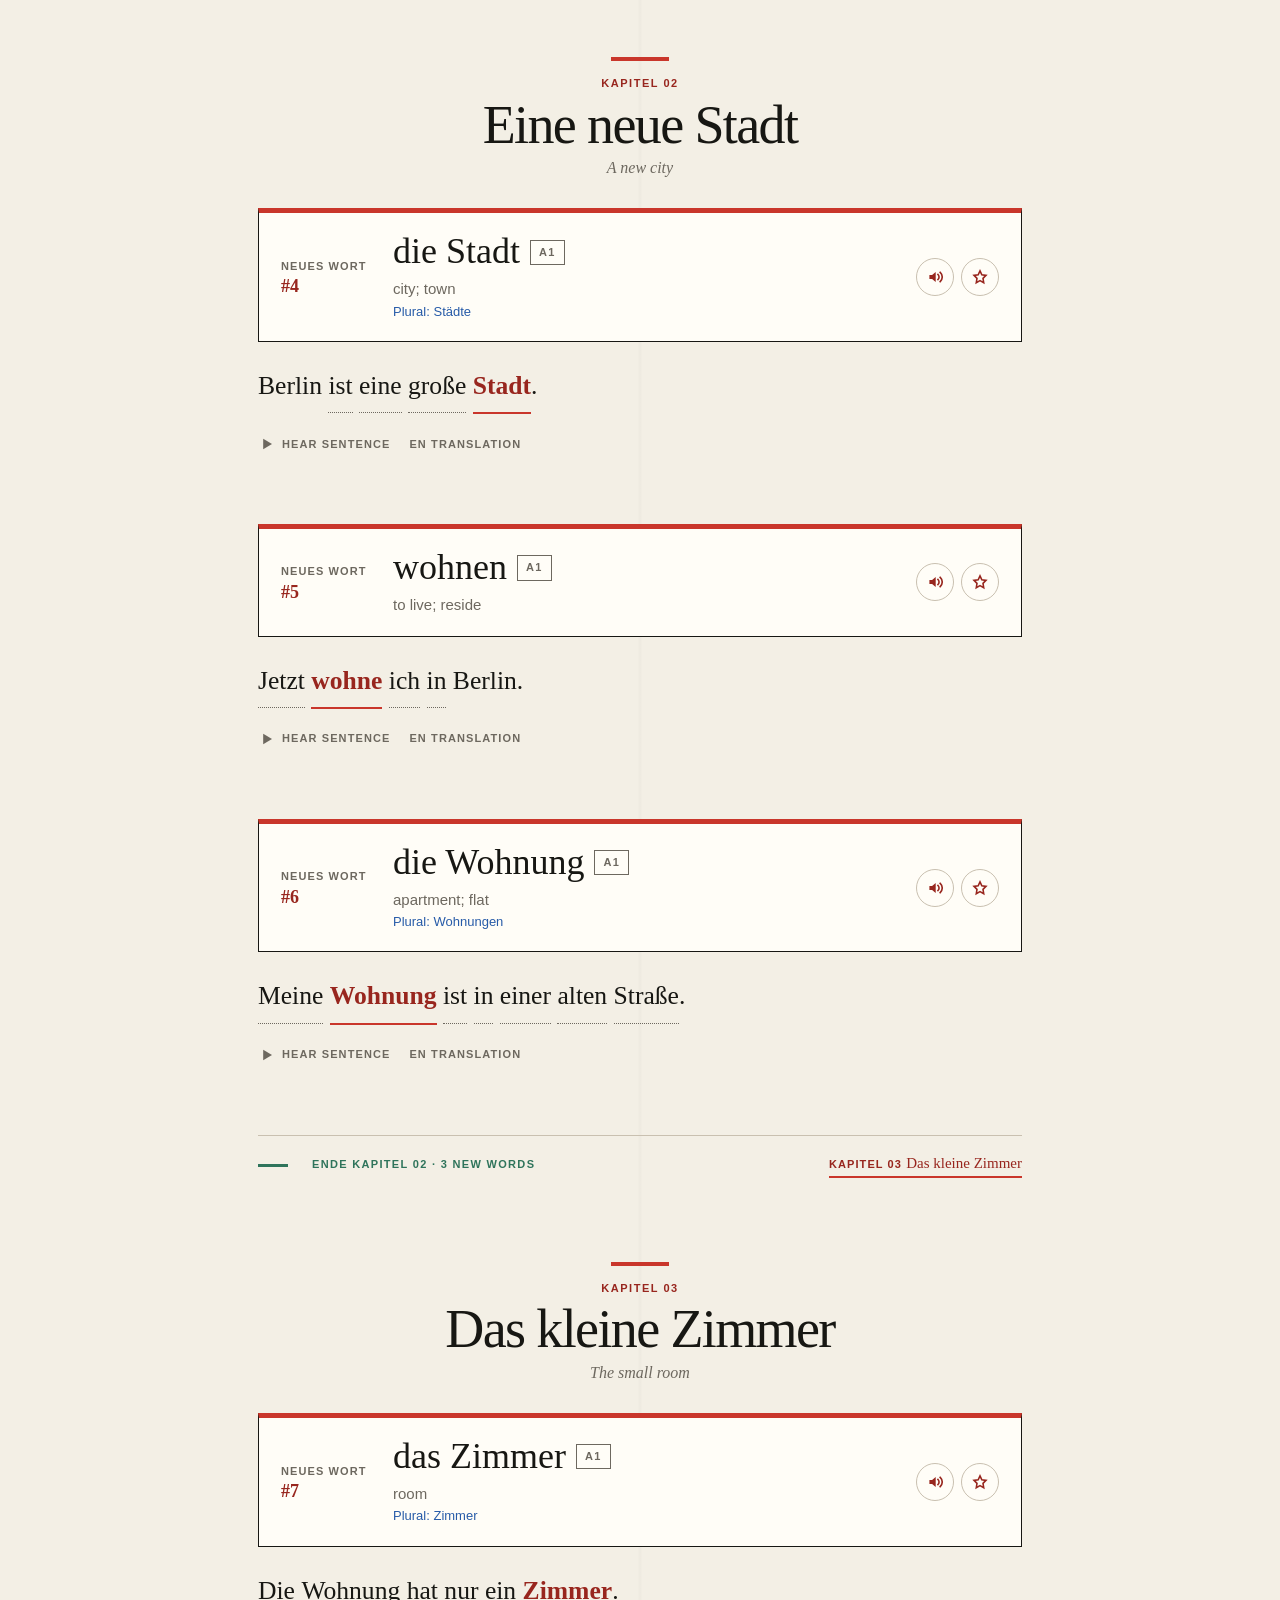
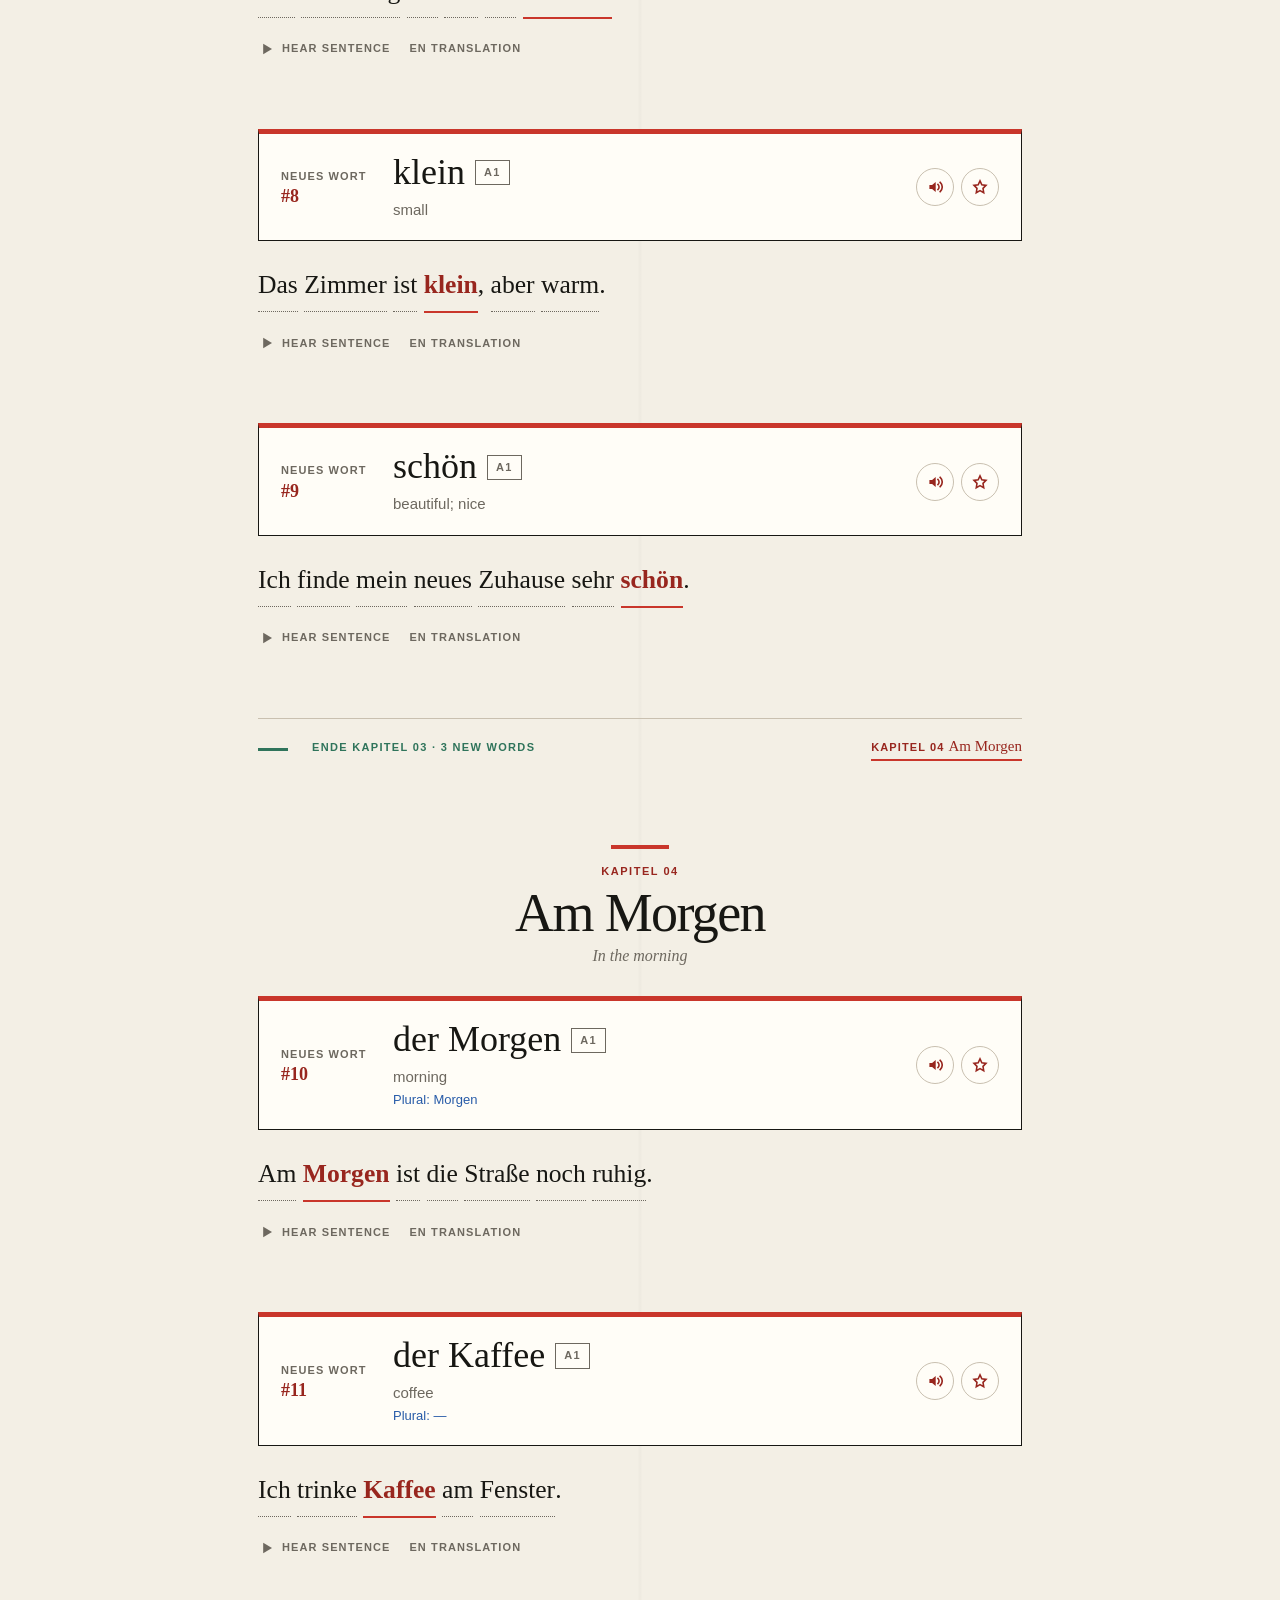
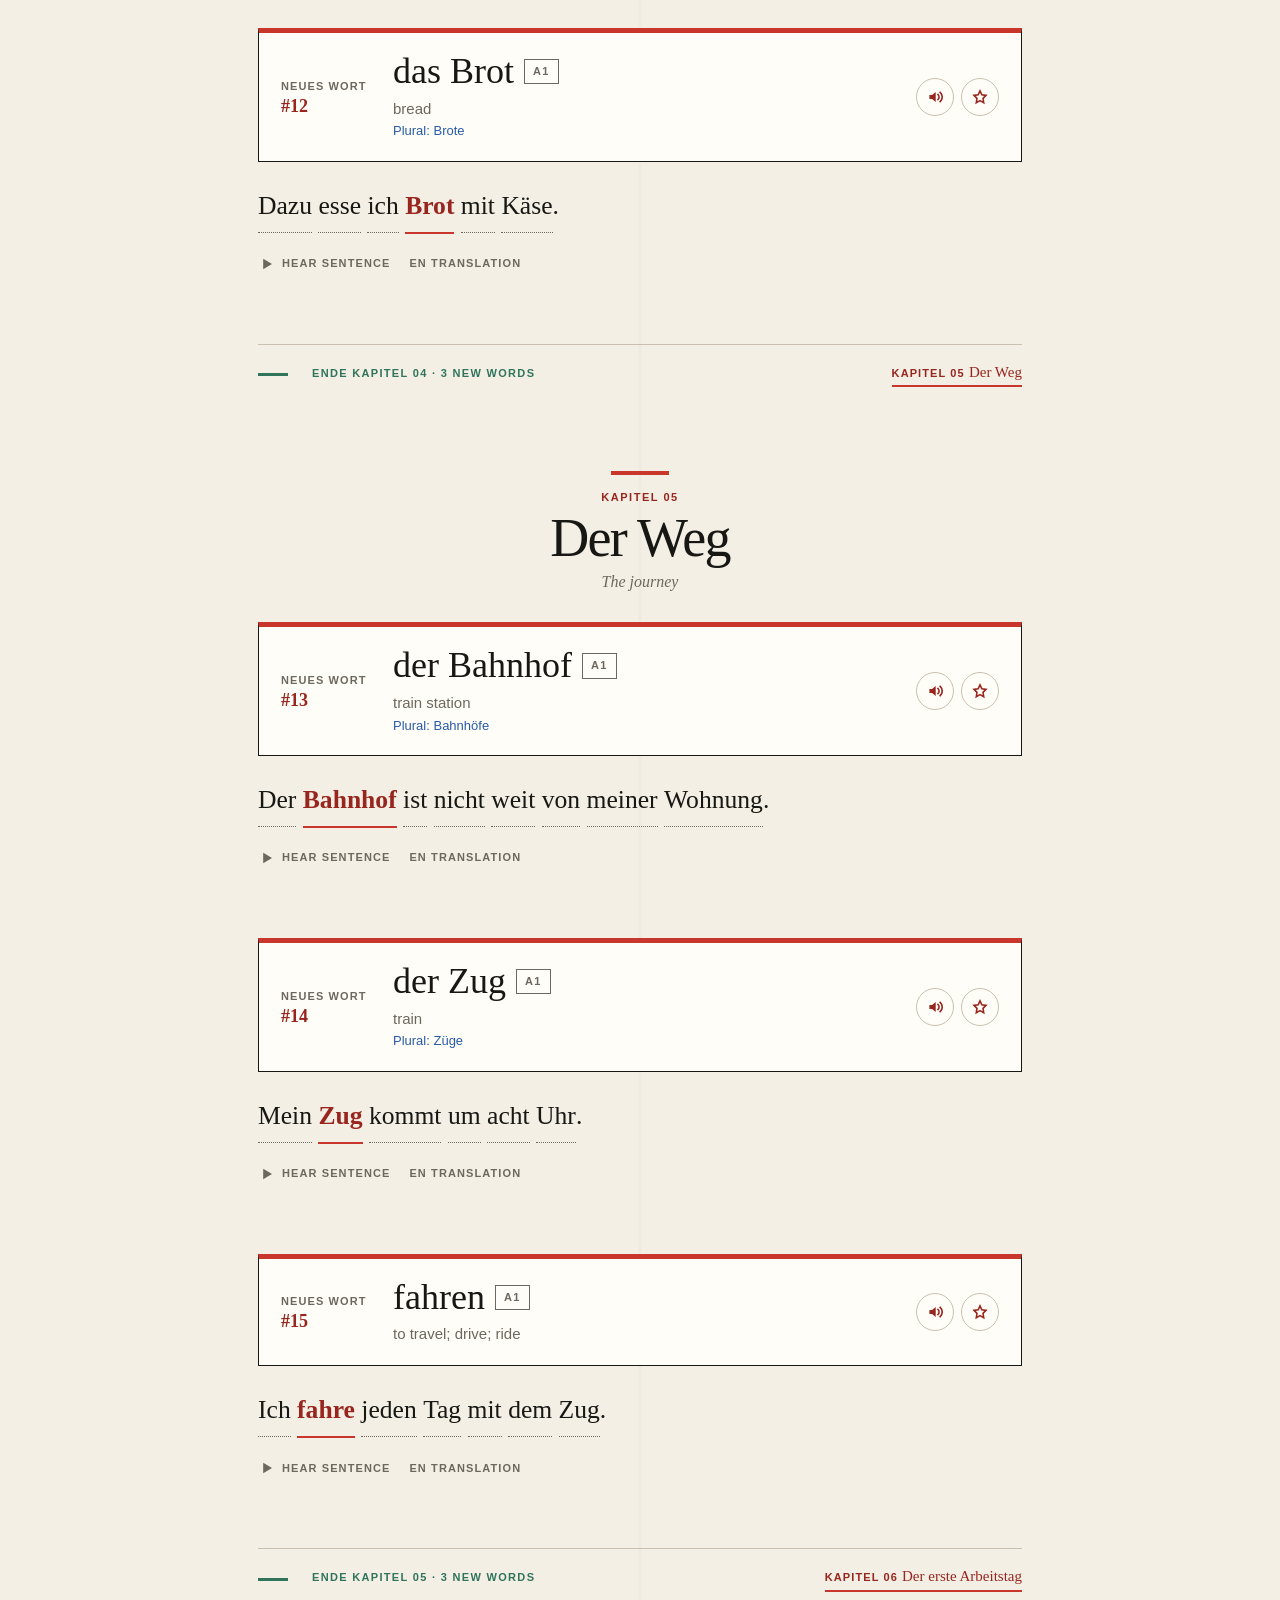
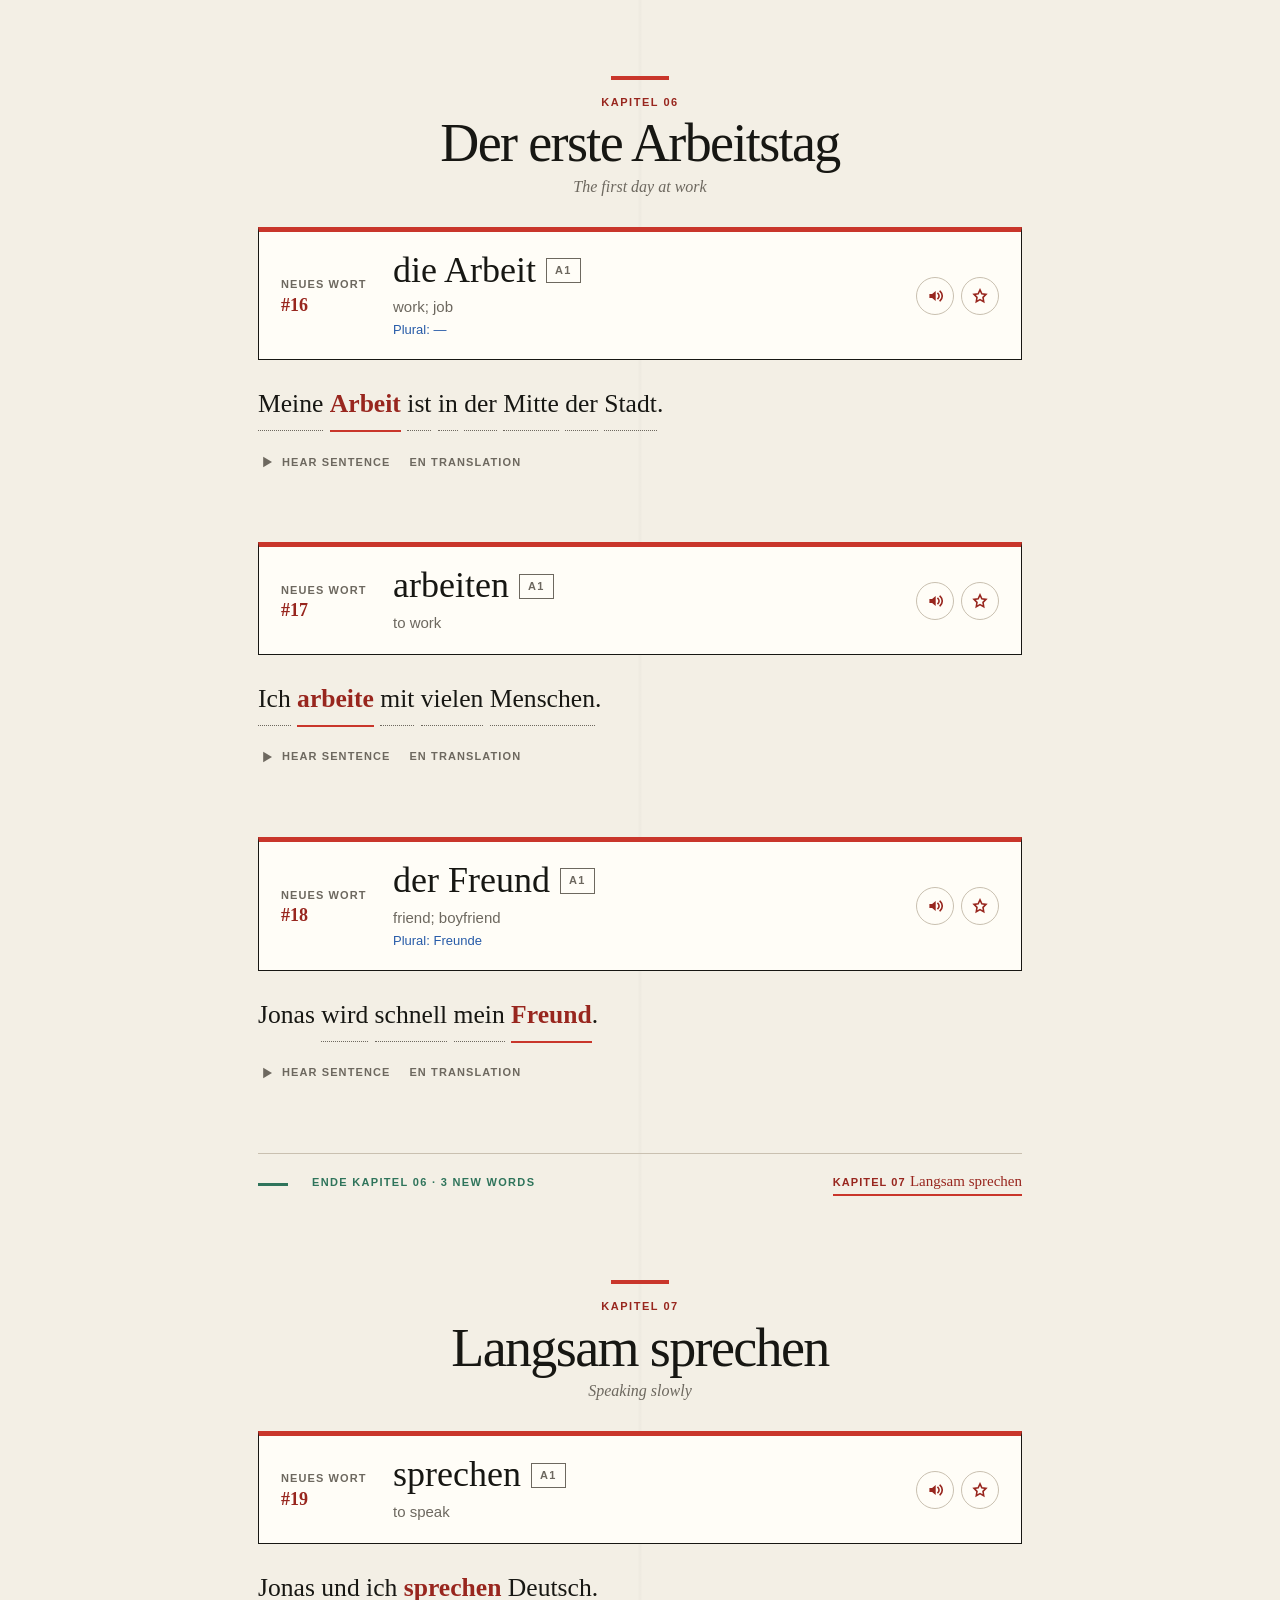
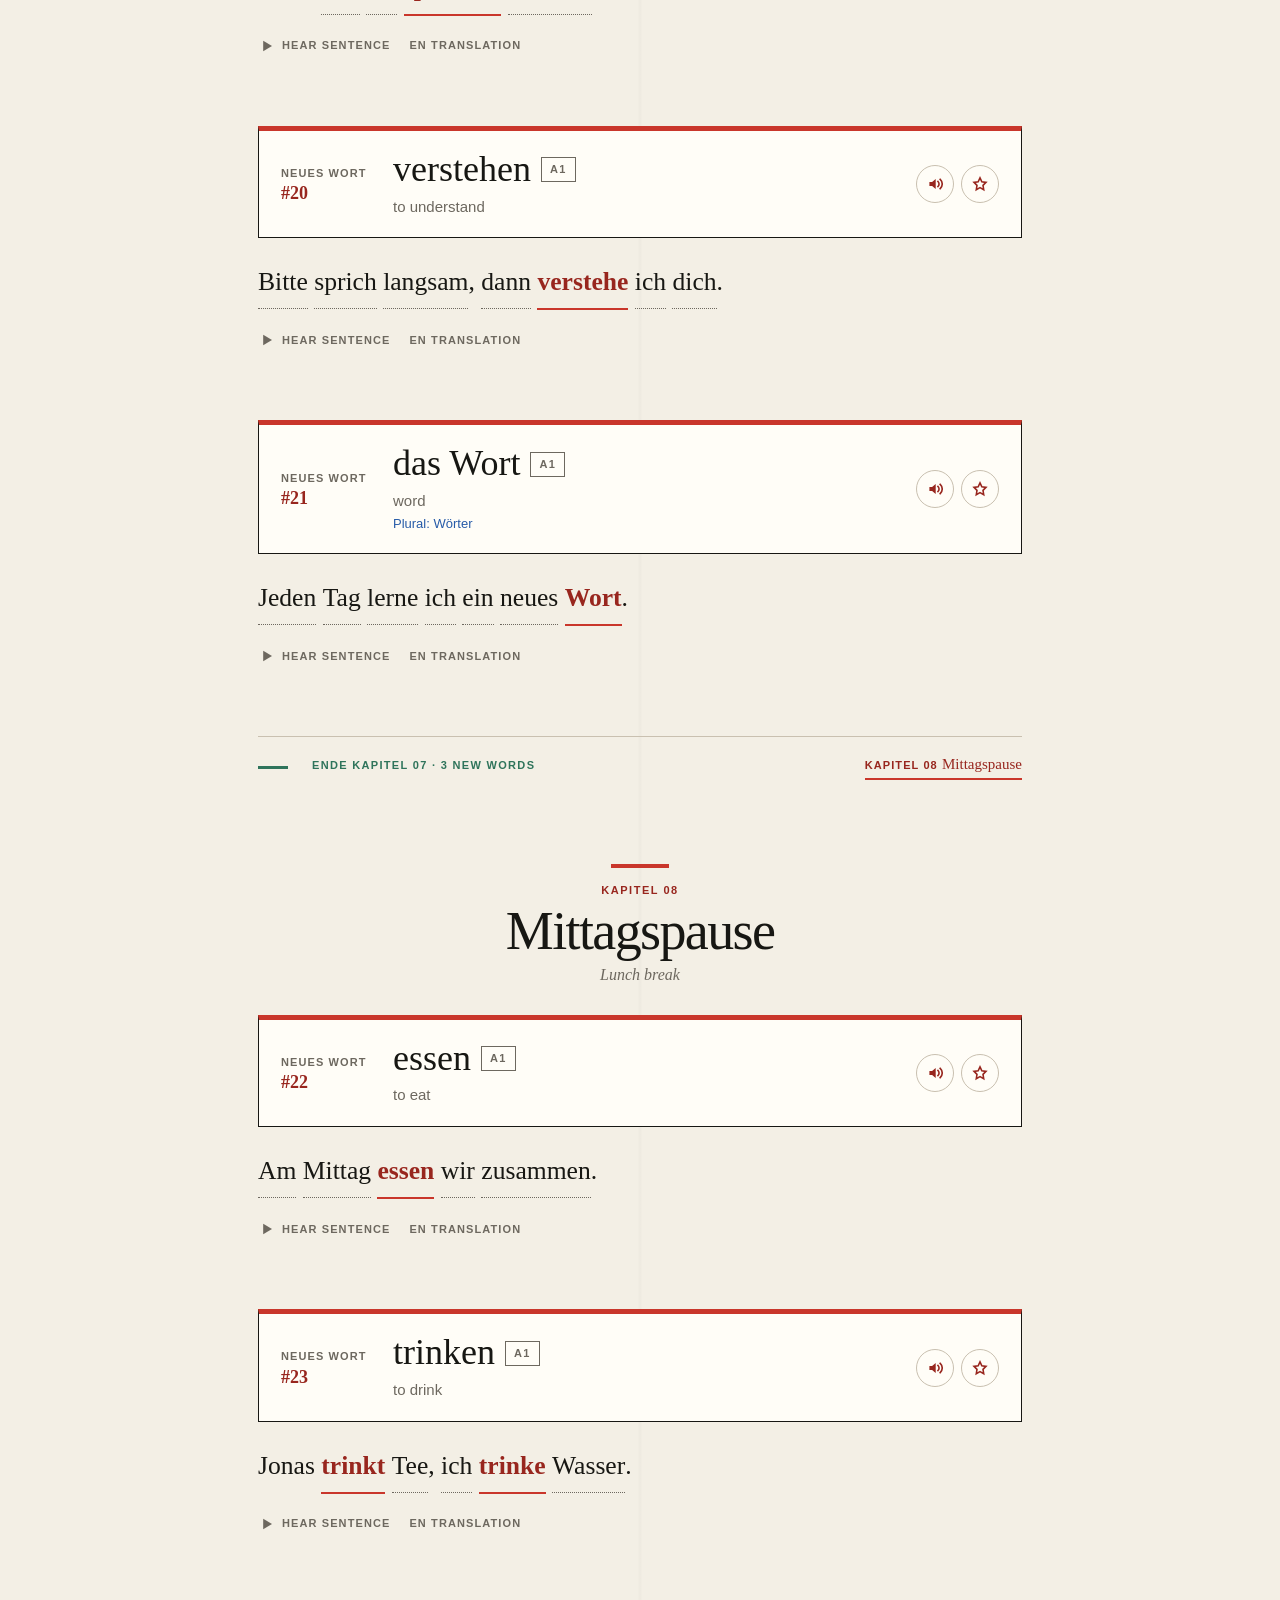
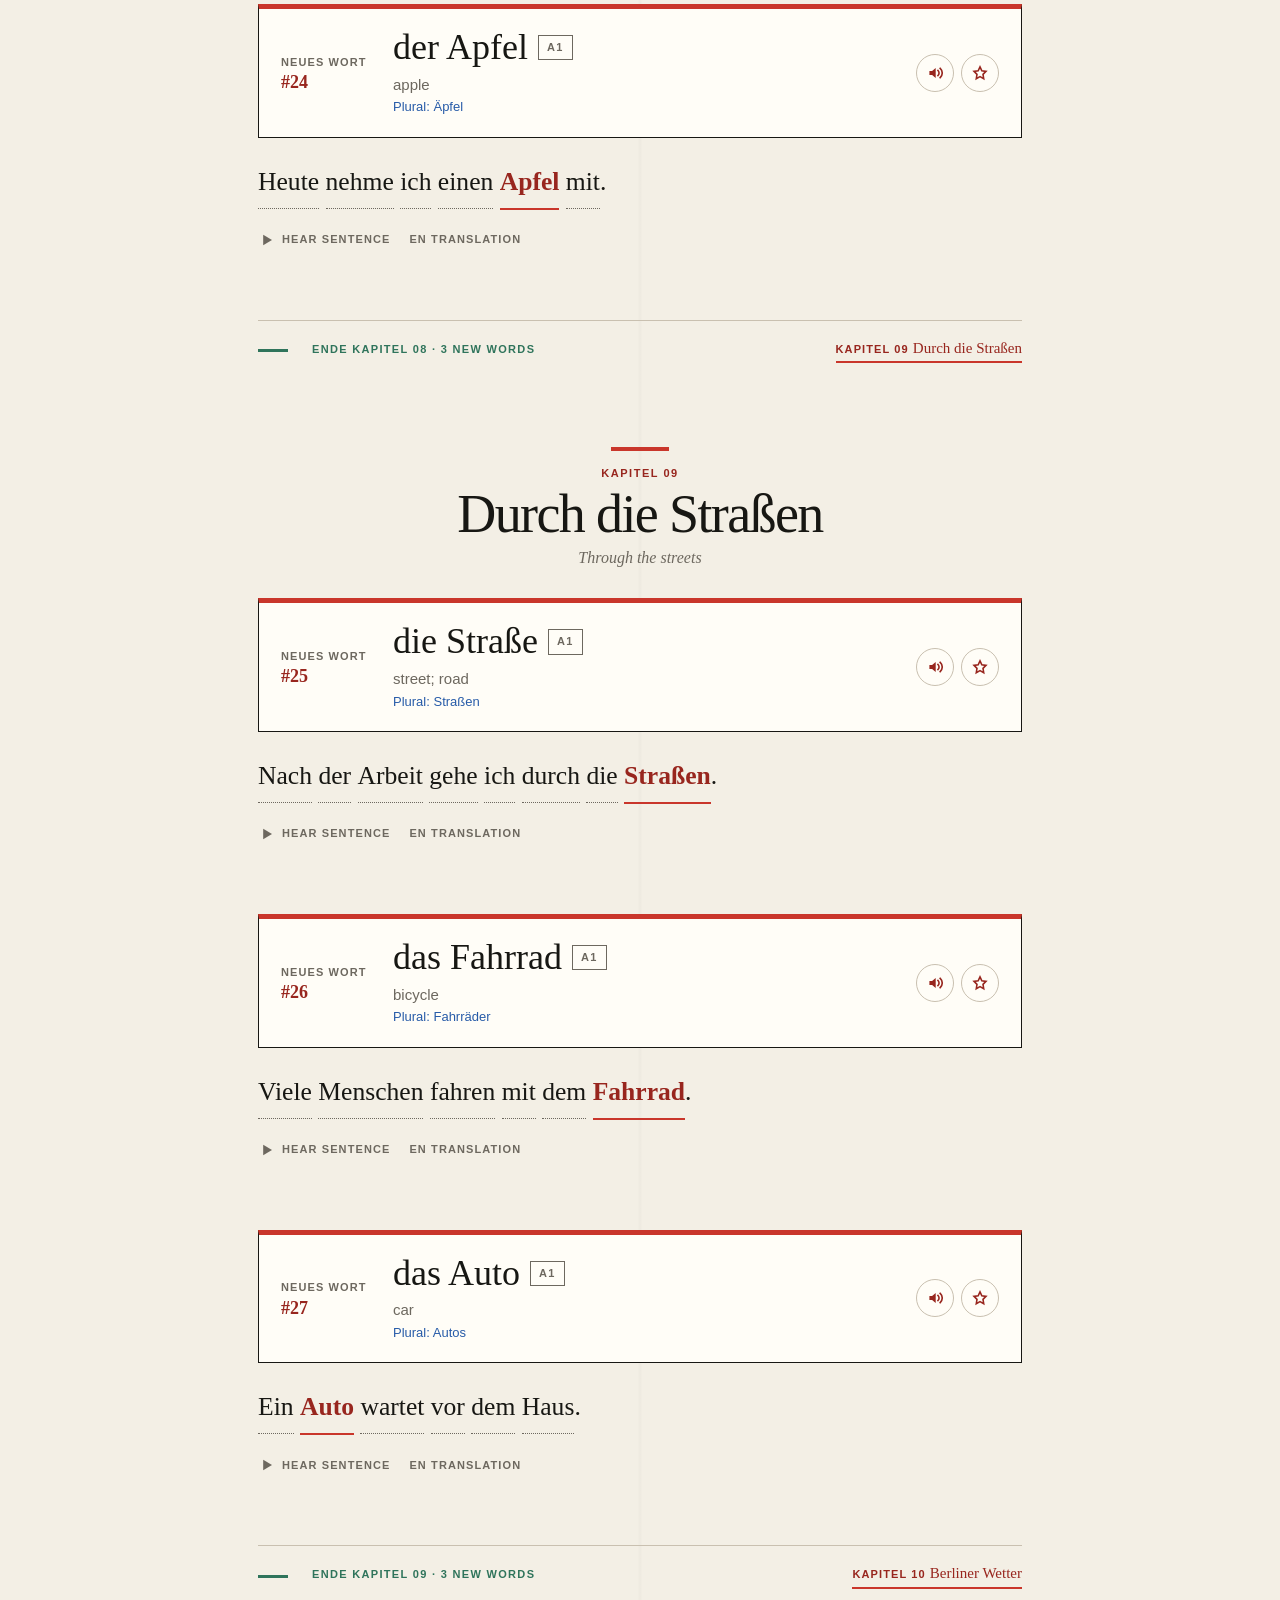
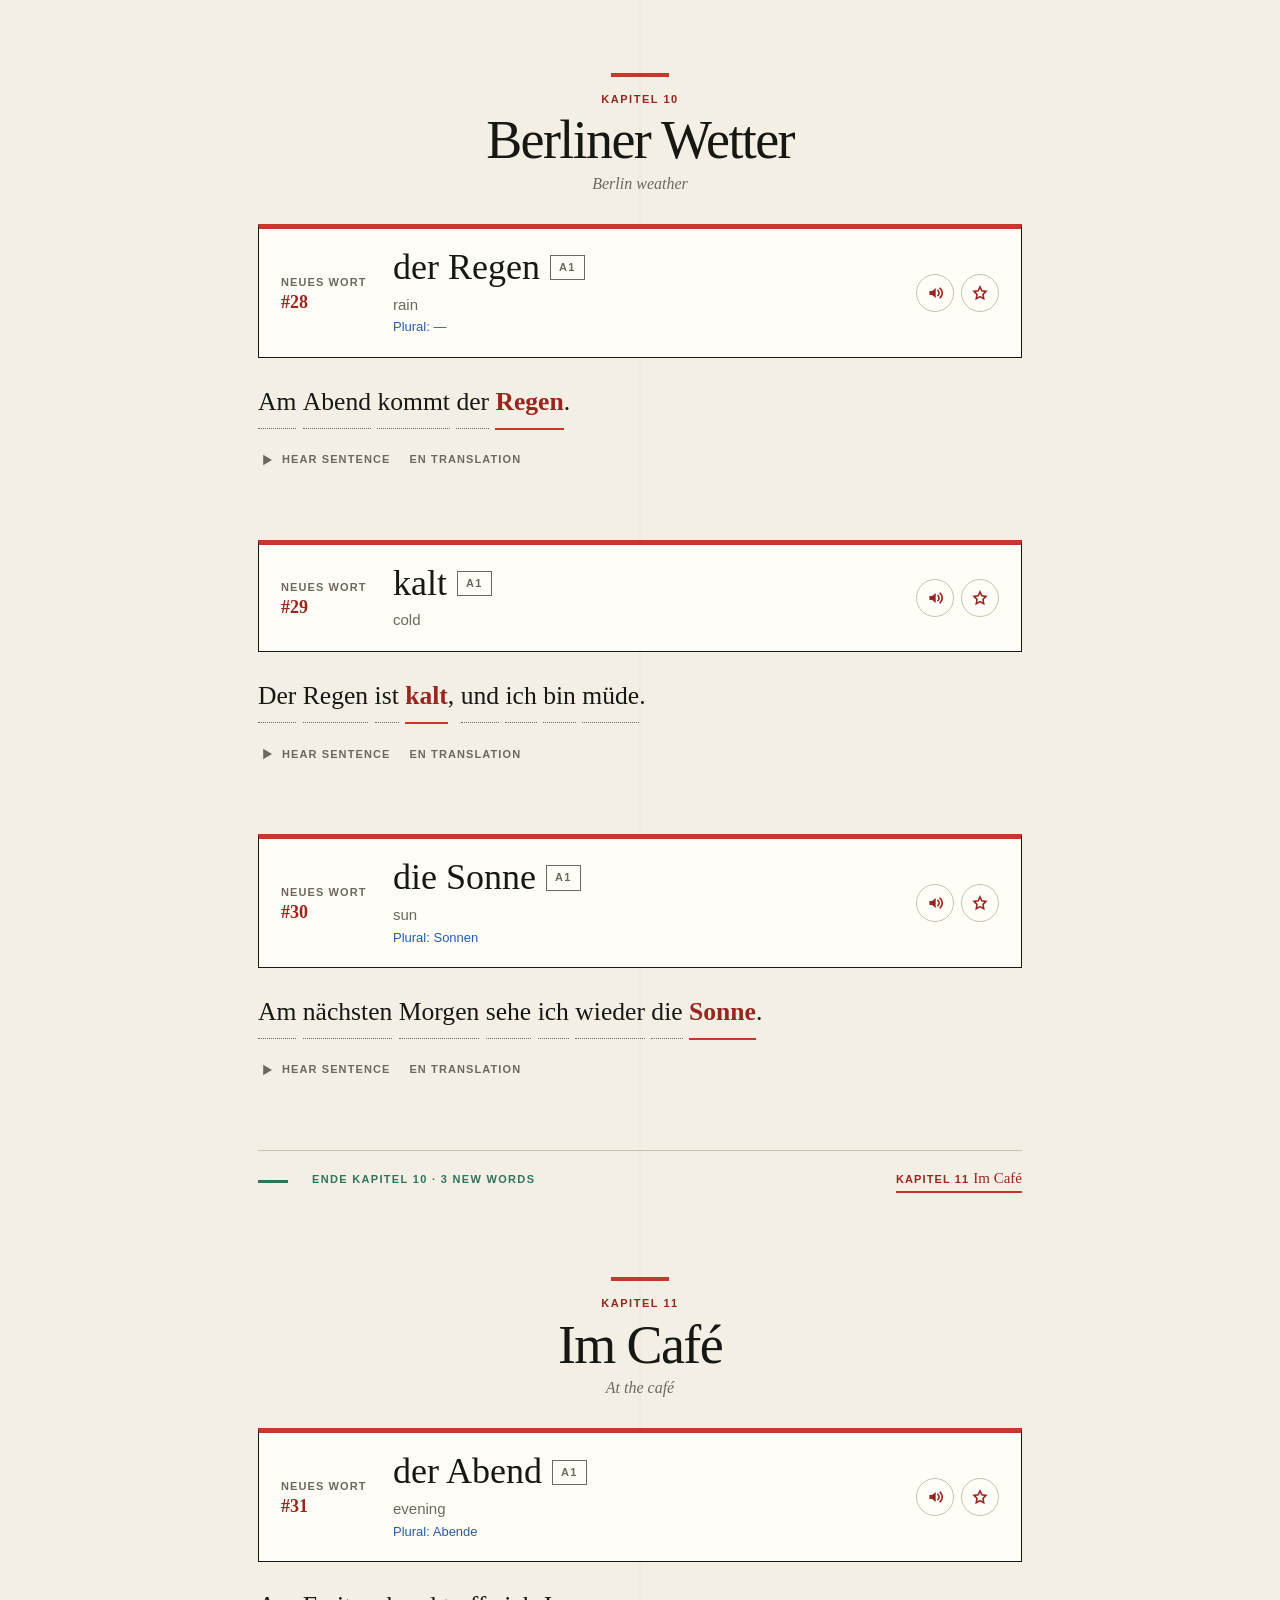
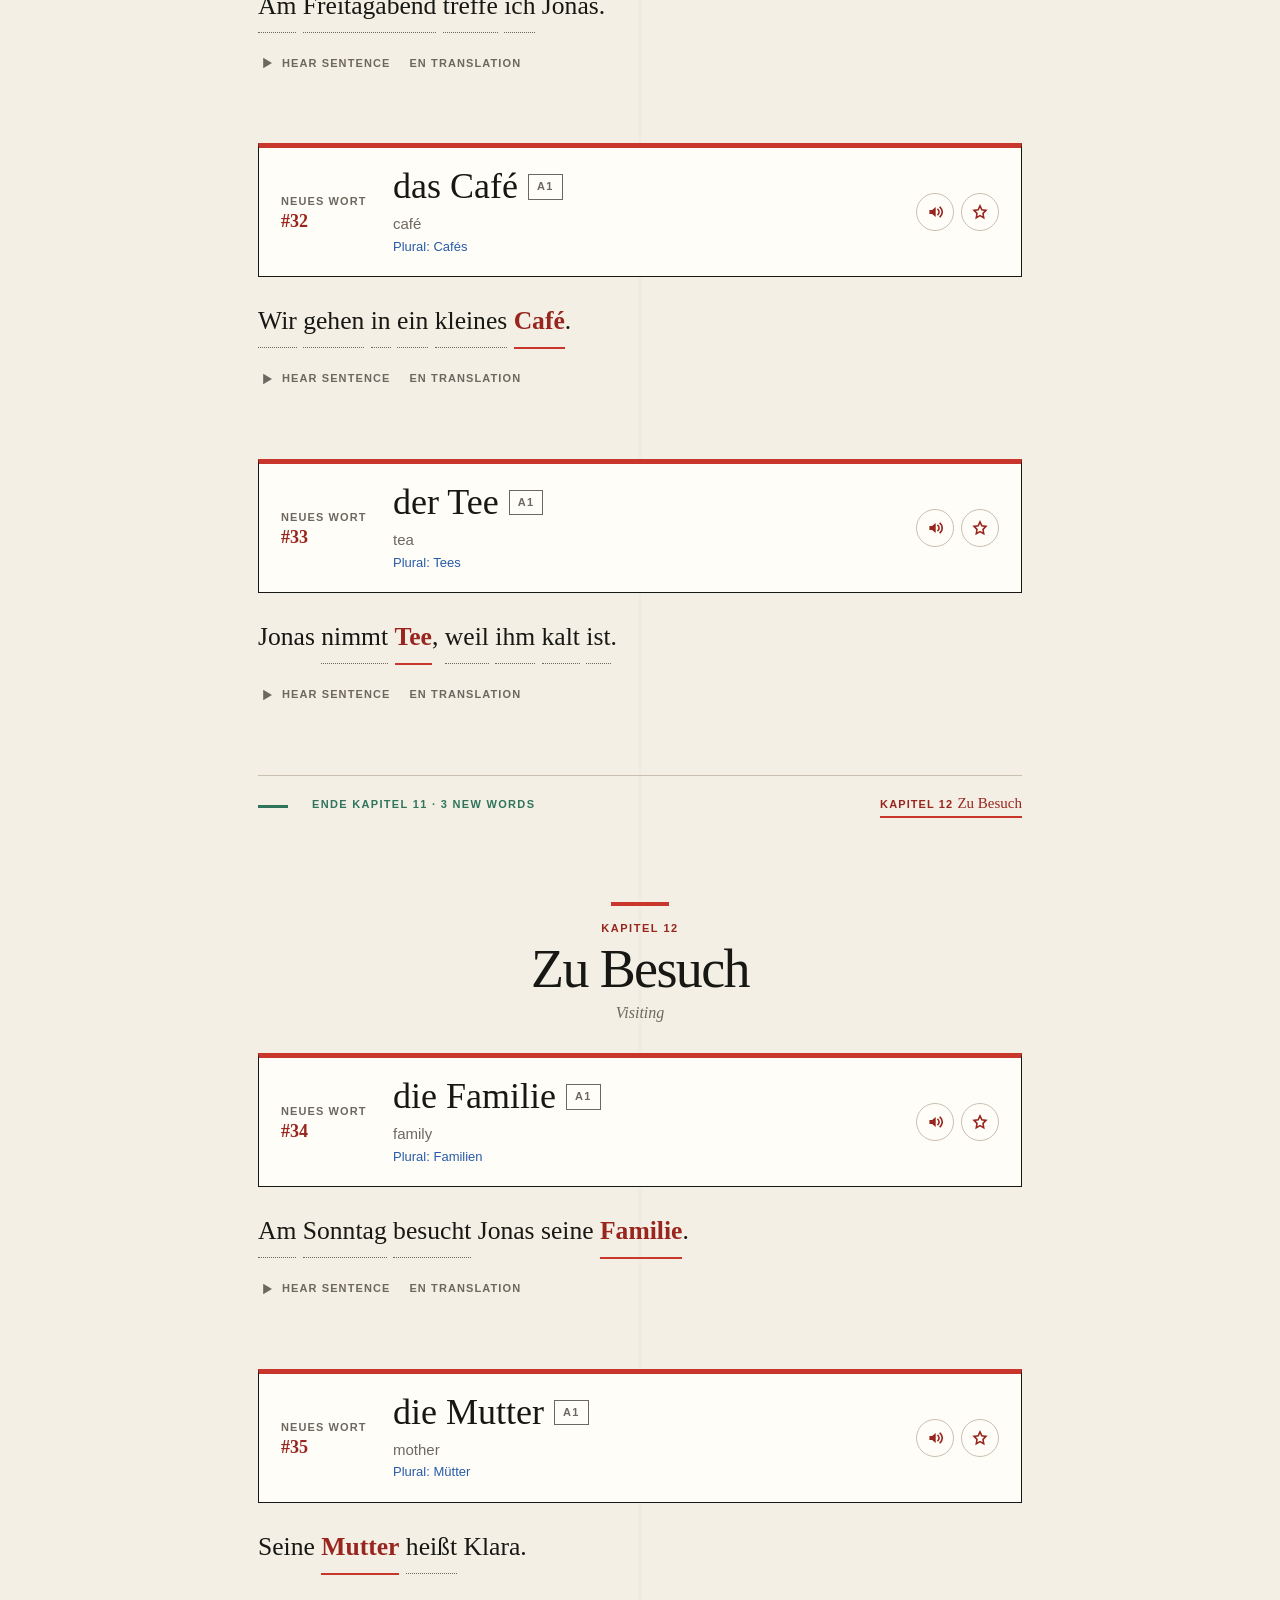
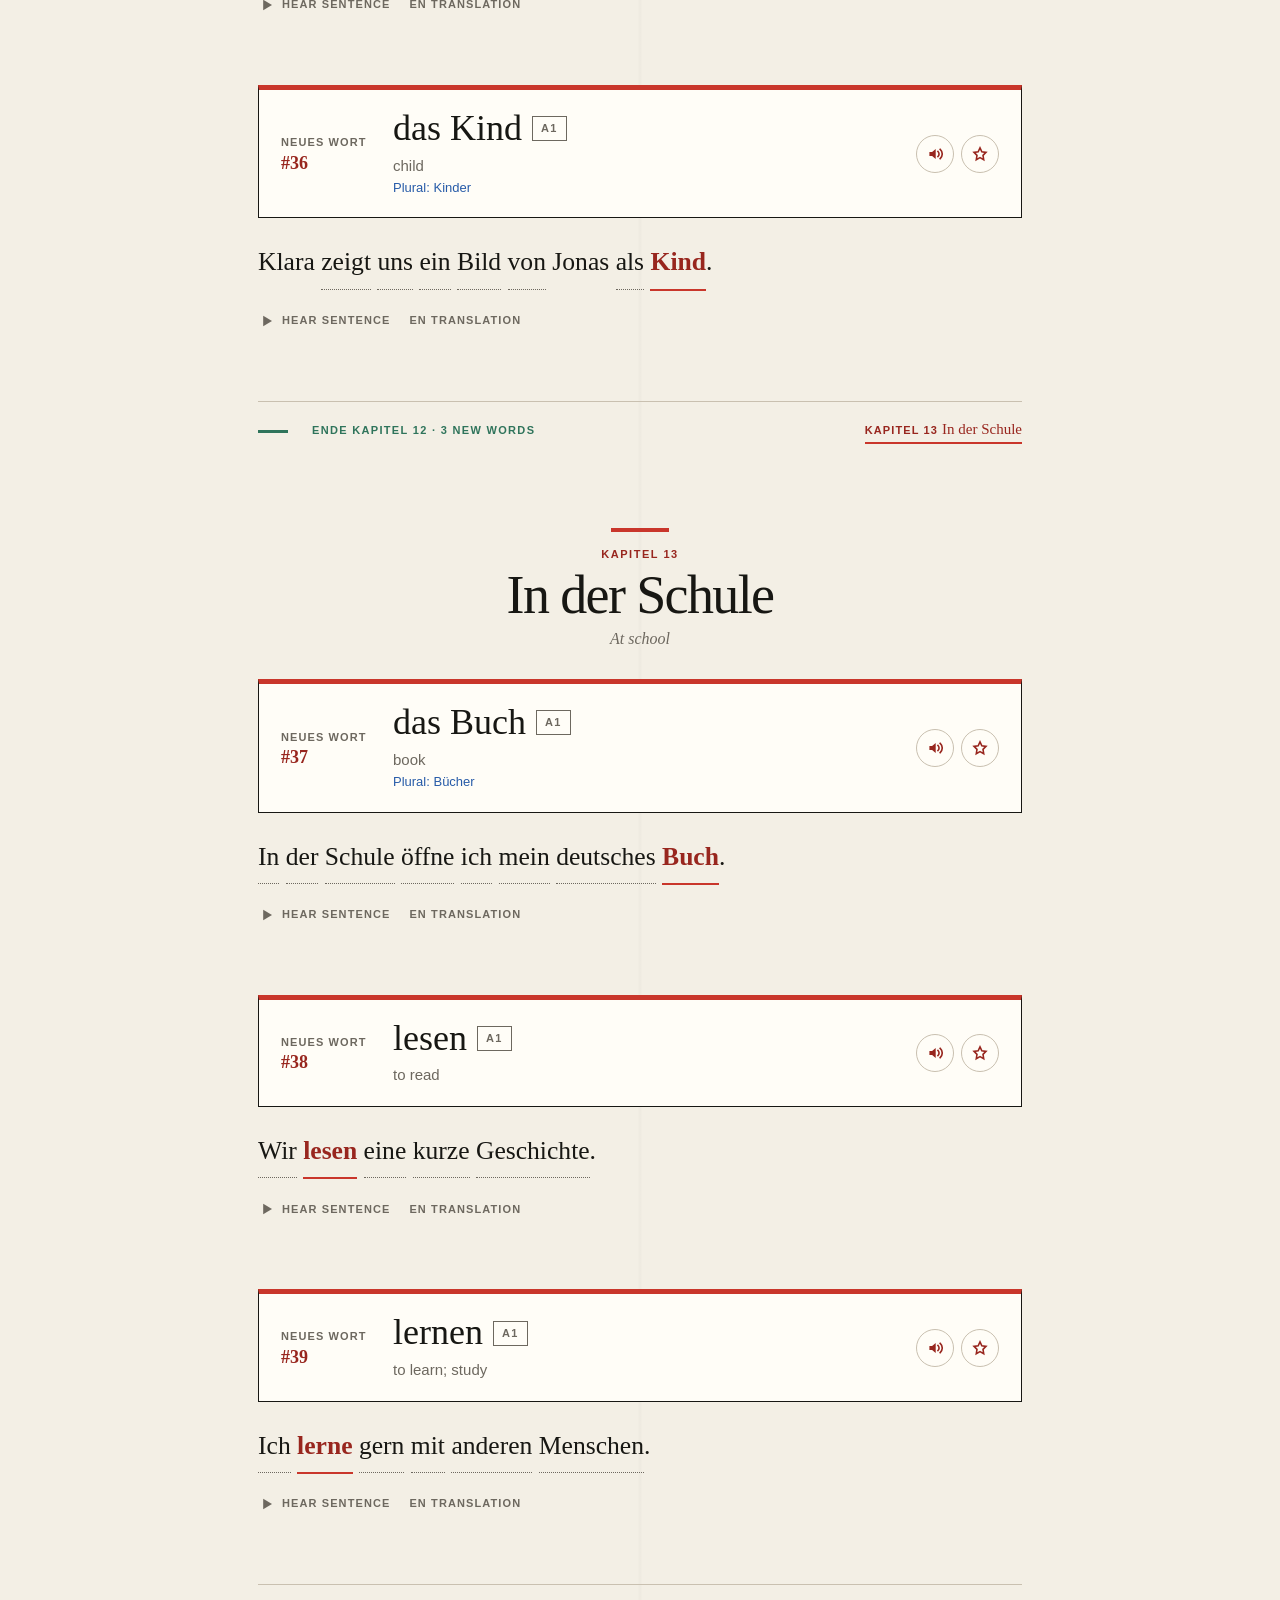
<file: read.html>
<!doctype html>
<html lang="en">
<head>
  <meta charset="utf-8">
  <meta name="viewport" content="width=device-width, initial-scale=1">
  <meta name="theme-color" content="#f3efe5">
  <title>Interactive German Reader: Ein Jahr in Berlin (A1–B1)</title>
  <meta name="description" content="Read a free 30-chapter German story for A1–B1 learners. Tap words for meanings, articles, plurals, and pronunciation while your progress saves automatically.">
  <meta name="robots" content="index, follow, max-image-preview:large">
  <link rel="canonical" href="https://germanreader.net/read.html">
  <meta property="og:type" content="article">
  <meta property="og:site_name" content="Wort für Wort">
  <meta property="og:locale" content="en_US">
  <meta property="og:title" content="Ein Jahr in Berlin · Interactive German Reader">
  <meta property="og:description" content="A free 30-chapter A1–B1 German story with tap-to-translate vocabulary, pronunciation, grammar details, and saved progress.">
  <meta property="og:url" content="https://germanreader.net/read.html">
  <meta property="og:image" content="https://germanreader.net/og-image-v2.jpg">
  <meta property="og:image:type" content="image/jpeg"><meta property="og:image:width" content="1200"><meta property="og:image:height" content="630">
  <meta property="og:image:alt" content="Wort für Wort — read your way into German. 30 chapters, A1–B1, audio and translations.">
  <meta name="twitter:card" content="summary_large_image">
  <meta name="twitter:title" content="Ein Jahr in Berlin · Interactive German Reader">
  <meta name="twitter:description" content="Read 30 graded German chapters with vocabulary help, audio, and translations.">
  <meta name="twitter:image" content="https://germanreader.net/og-image-v2.jpg">
  <meta name="twitter:image:alt" content="Wort für Wort — read your way into German">
  <link rel="icon" href="favicon.svg" type="image/svg+xml"><link rel="stylesheet" href="styles.css">
</head>
<body>
  <a class="skip-link" href="#story">Skip to story</a><div class="progress-track" aria-hidden="true"><span></span></div>
  <nav class="site-nav" aria-label="Main navigation">
    <a class="wordmark" href="index.html"><span class="wordmark-mark">W</span><span class="wordmark-text">Wort für Wort</span></a>
    <div class="nav-links"><a href="read.html" aria-current="page" aria-label="Lesen — read the course">Lesen</a><a href="game.html" aria-label="Wortfeld — the word recognition board">Wortfeld</a><a href="cards.html" aria-label="Karteikarten — flashcards">Karteikarten</a></div>
  </nav>
  <header class="page-head page-head-tight">
    <h1 data-story-title>Ein Jahr in Berlin</h1><p data-story-intro></p>
  </header>
  <section class="course-bar" aria-label="Course progress and controls">
    <p class="course-bar-facts">
      <span><b data-unlocked-count>0</b> of <span data-segment-count>90</span> words reached</span>
      <span><b data-star-count>0</b> starred</span>
    </p>
    <div class="course-bar-tools">
      <button class="tool-pill" type="button" data-read-all>Read chapter</button>
      <button class="tool-pill" type="button" data-toggle-translations>EN Translations</button>
      <button class="tool-pill" type="button" data-speak-toggle aria-pressed="true" aria-label="Speak each word automatically when you tap it"><span data-speak-toggle-label>Auto-speak on</span></button>
    </div>
  </section>
  <p class="page-notice" data-speech-notice hidden></p>
  <p class="page-notice" data-storage-notice hidden>This browser is blocking local storage, so your reading position will not be kept.</p>
  <details class="course-toc" data-course-toc>
    <summary><span lang="de">Inhalt</span><b data-toc-progress>0 / 30</b></summary>
    <nav data-toc-list aria-label="Course chapters"></nav>
  </details>
  <section class="resume-banner" data-resume hidden>
    <div><strong lang="de">Willkommen zurück.</strong><span data-resume-copy>Your reading position is saved.</span></div>
    <div class="resume-actions"><button class="button primary small" type="button" data-resume-go>Continue</button><button class="icon-button resume-dismiss" type="button" data-resume-dismiss aria-label="Dismiss">×</button></div>
  </section>
  <main class="reader course-reader" id="story" data-reader="course"></main>
  <button class="vocab-fab" type="button" data-vocab-open aria-haspopup="dialog" aria-expanded="false"><span lang="de">Wörter</span><b data-vocab-count>0</b></button>
  <div class="drawer-scrim" data-drawer-scrim></div>
  <aside class="vocab-drawer" data-vocab-drawer role="dialog" aria-modal="true" aria-labelledby="drawer-title">
    <div class="drawer-head"><h2 id="drawer-title" lang="de">Deine Sammlung</h2><button type="button" class="icon-button" data-vocab-close aria-label="Close vocabulary">×</button></div>
    <p class="drawer-copy" data-drawer-copy>Words appear here as you reach them in the course.</p>
    <details class="drawer-audio">
      <summary>Audio &amp; reading settings</summary>
      <div class="audio-setting-row"><label for="voice-select">German voice</label><select id="voice-select" data-voice-select><option>System default</option></select><button type="button" class="icon-button" data-voice-test aria-label="Test selected voice"></button></div>
      <div class="audio-setting-row"><label for="speech-rate">Speed</label><input id="speech-rate" data-speech-rate type="range" min="0.6" max="1.2" step="0.05"><output data-speech-rate-value>.85×</output></div>
      <div class="reset-row" data-reset-row>
        <button class="reset-progress" type="button" data-reset-course>Reset course reading progress</button>
        <span class="reset-confirm" data-reset-confirm hidden>Reset your saved position? Starred and known words stay saved. <button type="button" class="reset-yes" data-reset-yes>Reset</button> <button type="button" class="reset-no" data-reset-no>Keep it</button></span>
      </div>
    </details>
    <div class="drawer-controls"><input type="search" data-vocab-search placeholder="Search German or English…" aria-label="Search collected words"><button class="chip" type="button" data-star-filter aria-pressed="false">Starred</button></div>
    <div class="drawer-list" data-vocab-list></div>
    <div class="drawer-actions"><button class="button" type="button" data-review-game>Play these words</button><button class="button primary" type="button" data-review-cards>Study as cards</button></div>
  </aside>
  <footer class="site-footer"><span>Created by <a href="https://x.com/eriklocalhost" target="_blank" rel="noopener noreferrer">Erik</a> · forked from <a href="https://x.com/pourteaux" target="_blank" rel="noopener noreferrer">Pourteaux</a></span><span class="footer-links"><a href="intermediate.html">A2–B1 story</a><a href="license.html">License</a><a href="https://github.com/swedishfrenchpress/german-reader" target="_blank" rel="noopener noreferrer">Open source ↗</a></span></footer>
  <script src="german-data.js"></script><script src="course-data.js"></script><script src="store.js"></script><script src="app.js"></script><script src="reader.js"></script>
  <script defer src="https://cdn.vercel-insights.com/v1/script.js"></script>
</body>
</html>
</file>
<file: styles.css>
:root {
  color-scheme: light;
  --paper: #f3efe5;
  --paper-2: #e9e1d2;
  --ink: #171713;
  --muted: #6d685f;
  --red: #c9362b;
  --red-dark: #98261e;
  --blue: #275ba8;
  --yellow: #e7b72b;
  --yellow-pale: #fff6d8;
  --green: #2f745b;
  --line: #c9c0b0;
  --white: #fffdf7;

  /* Tinted surfaces that carry meaning, named so they stop being magic numbers. */
  --wash-red: rgba(201, 54, 43, .08);
  --wash-blue: rgba(39, 91, 168, .07);
  --scrim: rgba(23, 23, 19, .45);
  --fold: rgba(23, 23, 19, .025);

  /* Three structural steps, one ambient. Compose with an ink:
     box-shadow: var(--lift) var(--ink). Anything between these is drift. */
  --lift: 4px 4px 0;
  --plate: 8px 8px 0;
  --poster: 10px 10px 0;
  --shadow: 0 18px 45px rgba(32, 28, 20, .12);
  --drawer-shadow: -18px 0 50px rgba(23, 23, 19, .2);

  /* One curve, two speeds. The exponential ease-out is the house motion. */
  --ease: cubic-bezier(.22, 1, .36, 1);
  --speed: .18s;
  --speed-slow: .3s;

  --sans: "Avenir Next", Avenir, "Century Gothic", "Trebuchet MS", sans-serif;
  --serif: "Iowan Old Style", Baskerville, "Palatino Linotype", Palatino, "Book Antiqua", Georgia, serif;
  /* Measure in em, never ch: this serif's lining digits are far narrower than its
     lowercase, so a "62ch" cap was shipping 82 characters of German per line. */
  --measure-reading: 31em;
  --measure-specimen: 23em;
  --type-page-title: clamp(2.5rem, 6.5vw, 4.5rem);
  --type-headline: clamp(2.25rem, 5.5vw, 3.75rem);
  --type-feature: clamp(2rem, 5vw, 3.375rem);
  --type-title: 2.25rem;
  --type-reading: clamp(1.25rem, 3vw, 1.6rem);
  --type-word: 1.25rem;
  --type-lede: clamp(1.125rem, 2vw, 1.375rem);
  --type-body-large: 1.125rem;
  --type-data: 1.75rem;
  --type-body: 1rem;
  --type-support: .9375rem;
  --type-control: .8125rem;
  --type-label: .75rem;
  --type-micro: .6875rem;
}

* { box-sizing: border-box; }
html { scroll-behavior: smooth; background: var(--paper); }
body {
  margin: 0;
  min-height: 100vh;
  color: var(--ink);
  background:
    linear-gradient(90deg, transparent 0 49.8%, var(--fold) 50%, transparent 50.2%),
    var(--paper);
  font-family: var(--sans);
  font-size: var(--type-body);
  line-height: 1.55;
  font-kerning: normal;
  text-rendering: optimizeLegibility;
}
button, input, select { font: inherit; }
button, a { -webkit-tap-highlight-color: transparent; }
a { color: inherit; }
h1, h2, h3, blockquote { text-wrap: balance; }
p { text-wrap: pretty; }

/* One focus language for the whole product: the same physical lift the mouse
   gets, plus a vermilion ring that survives on every ground. */
:where(a, button, input, select, textarea, summary, [tabindex]):focus-visible {
  outline: 2px solid var(--red);
  outline-offset: 2px;
}
.button:focus-visible,
.tool-pill:focus-visible,
.chip:focus-visible { transform: translate(-2px, -2px); box-shadow: var(--lift) var(--ink); }
.icon-button:focus-visible { border-color: var(--ink); }
.word:focus-visible { outline-offset: 1px; }
/* Keyboard gets the same state the mouse gets, not just a ring around a control
   that otherwise looks untouched. */
.nav-links a:focus-visible { color: var(--ink); border-color: var(--red); }
.tile:focus-visible { background: var(--white); }
.course-toc a:focus-visible { background: var(--yellow-pale); }
.chapter-rest-next:focus-visible { color: var(--red); }
.flashcard:hover, .flashcard:focus-visible { transform: translate(-2px, -2px); box-shadow: var(--poster) var(--blue); }
.tool-go:focus-visible { color: var(--red); border-bottom-width: 3px; }

.icon { display: block; flex: none; }

.skip-link {
  position: fixed; top: 8px; left: 8px; z-index: 200;
  transform: translateY(-150%); background: var(--ink); color: white;
  padding: 10px 14px; text-decoration: none;
}
.skip-link:focus { transform: none; }

.site-nav {
  position: relative; z-index: 20;
  max-width: 1180px; margin: 0 auto; padding: 22px 28px;
  display: flex; align-items: center; justify-content: space-between; gap: 24px;
  border-bottom: 1px solid var(--line);
}
.wordmark { display: inline-flex; align-items: center; gap: 12px; text-decoration: none; }
.wordmark-mark {
  width: 34px; height: 34px; display: grid; place-items: center;
  color: white; background: var(--red); font-weight: 800; font-size: 1rem; line-height: 1;
  transform: rotate(-3deg);
}
.wordmark-text { font-size: var(--type-control); font-weight: 700; line-height: 1.2; letter-spacing: .08em; text-transform: uppercase; }
.nav-links { display: flex; align-items: center; gap: 20px; font-size: var(--type-control); font-weight: 700; line-height: 1.2; }
.nav-links a { color: var(--muted); text-decoration: none; border-bottom: 1px solid transparent; padding: 4px 0; }
.nav-links a:hover, .nav-links a[aria-current="page"] { color: var(--ink); border-color: var(--red); }

.button {
  min-height: 48px; padding: 13px 19px; display: inline-flex; align-items: center; justify-content: center; gap: 12px;
  border: 1px solid var(--ink); background: transparent; color: var(--ink); text-decoration: none;
  font-size: var(--type-label); font-weight: 800; line-height: 1.2; letter-spacing: .1em; text-transform: uppercase; cursor: pointer;
  transition: transform var(--speed) var(--ease), box-shadow var(--speed) var(--ease), background var(--speed) var(--ease), color var(--speed) var(--ease);
}
.button:hover { transform: translate(-2px, -2px); box-shadow: var(--lift) var(--ink); }
.button.primary { background: var(--ink); color: var(--white); }
.button.primary:hover, .button.primary:focus-visible { background: var(--red); border-color: var(--red); box-shadow: var(--lift) var(--red-dark); }
.button.small { min-height: 42px; padding: 9px 14px; }
.button:disabled { opacity: .42; cursor: not-allowed; transform: none; box-shadow: none; }

/* Two icon-button sizes, one job each: standalone actions and inline-in-a-line
   actions. Both grow to a real target where the pointer is a finger. */
.icon-button {
  width: 38px; height: 38px; flex: none;
  display: inline-grid; place-items: center;
  border: 1px solid var(--line); border-radius: 50%;
  background: var(--white); color: var(--red-dark); cursor: pointer;
  /* Declare the type. `button { font: inherit }` otherwise hands these the
     serif reading size when one sits inside a story line, and a text label
     like EN renders at 26px inside a 30px circle. */
  font-family: var(--sans); font-size: var(--type-micro); font-weight: 800;
  line-height: 1; letter-spacing: .06em;
  transition: background var(--speed) var(--ease), color var(--speed) var(--ease), border-color var(--speed) var(--ease);
}
.icon-button:hover { background: var(--ink); color: white; border-color: var(--ink); }
.icon-button.on { background: var(--yellow); border-color: var(--yellow); color: var(--ink); }
.icon-button:disabled { opacity: .4; cursor: not-allowed; background: var(--white); color: var(--muted); border-color: var(--line); }
.icon-button.inline { width: 30px; height: 30px; }
@media (pointer: coarse) {
  .icon-button { width: 44px; height: 44px; }
  .icon-button.inline { width: 40px; height: 40px; }
}

/* ---------- Home: the specimen sheet ---------- */

.specimen { max-width: 1180px; margin: 0 auto; padding: 46px 28px 66px; }
/* Section scale: the specimen sheet below is what should lead the page. */
.specimen-heading {
  margin: 0 0 26px; max-width: 22ch;
  font-family: var(--serif); font-size: var(--type-headline);
  font-weight: 500; letter-spacing: -.04em; line-height: .95;
}
.specimen-heading em { color: var(--red); font-weight: 400; font-style: italic; }
.specimen-sheet { display: grid; grid-template-columns: 1.08fr .92fr; gap: 30px; align-items: start; }
.specimen-page { padding: 30px 32px 26px; background: var(--white); border: 1px solid var(--ink); }
.specimen-slug {
  display: flex; align-items: baseline; gap: 12px; padding-bottom: 14px; margin-bottom: 22px;
  border-bottom: 1px solid var(--ink);
  font-size: var(--type-micro); font-weight: 800; line-height: 1.2; letter-spacing: .14em; text-transform: uppercase;
}
.specimen-slug span:first-child { color: var(--red-dark); }
.specimen-slug span:last-child { color: var(--muted); }
.specimen-line {
  margin: 0 0 14px; max-width: var(--measure-specimen);
  font-family: var(--serif); font-size: var(--type-reading); line-height: 1.75;
  hyphens: auto; overflow-wrap: break-word;
}
.specimen-hint { margin: 24px 0 0; padding-top: 16px; border-top: 1px solid var(--line); color: var(--muted); font-size: var(--type-support); line-height: 1.5; }

.specimen-note {
  padding: 24px 24px 20px; background: var(--white);
  border: 1px solid var(--ink); border-top: 5px solid var(--yellow);
  box-shadow: var(--plate) var(--ink);
}
.note-head { display: flex; align-items: baseline; justify-content: space-between; gap: 14px; flex-wrap: wrap; }
.note-word { font-family: var(--serif); font-size: var(--type-title); line-height: 1.05; hyphens: auto; overflow-wrap: anywhere; }
.note-gloss { margin: 12px 0 0; color: var(--ink); font-size: var(--type-body-large); line-height: 1.45; }
.note-facts { margin: 18px 0 0; padding: 0; border-top: 1px solid var(--line); }
.note-facts div { display: grid; grid-template-columns: 5.5rem 1fr; gap: 10px; padding: 8px 0; border-bottom: 1px solid var(--line); }
.note-facts dt { color: var(--muted); font-size: var(--type-micro); font-weight: 800; line-height: 1.4; letter-spacing: .12em; text-transform: uppercase; }
.note-facts dd { margin: 0; font-family: var(--serif); font-size: var(--type-support); line-height: 1.4; }
.note-grammar { margin: 14px 0 0; color: var(--blue); font-size: var(--type-support); line-height: 1.5; }
.note-actions { margin-top: 18px; display: flex; align-items: center; gap: 8px; }

.specimen-start { margin-top: 30px; display: flex; align-items: center; gap: 26px; flex-wrap: wrap; }
.specimen-start p { margin: 0; max-width: 52ch; color: var(--muted); font-size: var(--type-support); line-height: 1.6; }
.specimen-start b { color: var(--ink); font-variant-numeric: lining-nums tabular-nums; }

/* ---------- Home: the three tools ---------- */

.section { max-width: 1180px; margin: 0 auto; padding: 86px 28px; }
.tools-heading { max-width: 62ch; margin-bottom: 38px; }
.tools-heading h2 { margin: 0; font-family: var(--serif); font-size: var(--type-headline); line-height: .96; font-weight: 500; letter-spacing: -.04em; }
.tools-heading p { max-width: 54ch; margin: 20px 0 0; color: var(--muted); line-height: 1.65; }

/* A ruled grid, not a stack of cards: the artifacts sit directly on the paper
   field and 1px rules do the dividing, so nothing is a card inside a card. */
.tools-grid { border-top: 1px solid var(--ink); }
.tool {
  position: relative; display: block; padding: 30px 0 28px;
  border-bottom: 1px solid var(--ink); background: none;
  text-decoration: none;
}
.tool .demo-focus, .tool .demo-card-face, .tool .tool-demo-board { transition: transform var(--speed) var(--ease), box-shadow var(--speed) var(--ease); }
.tool:hover .demo-focus, .tool:focus-visible .demo-focus,
.tool:hover .demo-card-face, .tool:focus-visible .demo-card-face { transform: translate(-3px, -3px); }
.tool:hover .demo-card-face, .tool:focus-visible .demo-card-face { box-shadow: var(--poster) var(--blue); }
.tool:hover .demo-focus, .tool:focus-visible .demo-focus { box-shadow: var(--lift) var(--ink); }
.tool:hover .tool-go, .tool:focus-visible .tool-go { color: var(--red); border-bottom-width: 3px; }
.tool-lead { display: flex; flex-direction: column; }
.tool-head { display: block; }
.tool-name { display: block; font-family: var(--serif); font-size: var(--type-title); font-weight: 500; line-height: 1.05; letter-spacing: -.02em; }
.tool-lead .tool-name { font-size: var(--type-feature); }
.tool-gloss { display: block; margin-top: 8px; color: var(--muted); font-size: var(--type-micro); font-weight: 800; line-height: 1.2; letter-spacing: .14em; text-transform: uppercase; }
/* fit-content, not inline-block: as a flex child a stretched inline-block would
   drag its 2px rule the full column width. */
.tool-go { align-self: flex-start; width: fit-content; max-width: 100%; color: var(--red-dark); font-size: var(--type-micro); font-weight: 800; line-height: 1.2; text-transform: uppercase; letter-spacing: .12em; border-bottom: 2px solid var(--red); padding-bottom: 3px; }
.tool-pair { display: grid; grid-template-columns: 1fr 1fr; }
.tool-pair .tool { display: flex; flex-direction: column; }
.tool-pair .tool:first-child { padding-right: 34px; border-right: 1px solid var(--ink); }
.tool-pair .tool:last-child { padding-left: 34px; }
.tool-more { display: flex; align-items: baseline; justify-content: space-between; gap: 16px 30px; flex-wrap: wrap; padding-bottom: 26px; }
.tool-more .tool-name { font-size: var(--type-word); }

/* Each demo is the tool's own artifact at reduced scale, built from real data —
   not an icon, an abstract shape, or a paragraph about what the tool does. */
.tool-demo { display: block; margin: 22px 0; }
.tool-lead .tool-demo { margin-top: 26px; margin-bottom: 26px; display: grid; grid-template-columns: minmax(0, 1fr) minmax(0, 1fr); gap: 20px 30px; align-items: start; }
.demo-focus { display: grid; grid-template-columns: 74px minmax(0, 1fr) auto; gap: 14px; align-items: center; padding: 15px 16px; background: var(--white); border: 1px solid var(--ink); border-top: 4px solid var(--red); }
.demo-focus-count { color: var(--muted); font-size: var(--type-micro); font-weight: 800; line-height: 1.3; letter-spacing: .1em; text-transform: uppercase; }
.demo-focus-count b { display: block; margin-top: 3px; color: var(--red-dark); font-family: var(--serif); font-size: var(--type-body-large); line-height: 1; letter-spacing: 0; }
.demo-focus-main { min-width: 0; }
.demo-focus-word { display: block; font-family: var(--serif); font-size: var(--type-word); line-height: 1.15; overflow-wrap: anywhere; }
.demo-focus-def { display: block; margin-top: 3px; color: var(--muted); font-size: var(--type-support); line-height: 1.4; }
.demo-sentence { display: block; min-width: 0; }
.demo-line { display: block; font-family: var(--serif); font-size: var(--type-body-large); line-height: 1.7; border-bottom: 1px dotted var(--line); padding-bottom: 10px; }
.demo-translation { display: block; margin-top: 10px; color: var(--blue); font-size: var(--type-support); line-height: 1.5; }

.tool-demo-board { display: grid; grid-template-columns: repeat(3, 1fr); border-top: 1px solid var(--ink); border-left: 1px solid var(--ink); }
.demo-tile { display: block; min-height: 62px; padding: 8px; border-right: 1px solid var(--ink); border-bottom: 1px solid var(--ink); background: var(--paper); font-family: var(--serif); font-size: var(--type-support); line-height: 1.25; overflow-wrap: anywhere; }
.demo-tile small { display: block; margin-top: 3px; font-family: var(--sans); font-size: var(--type-micro); font-weight: 800; letter-spacing: .1em; text-transform: uppercase; }
.demo-tile.known { background: var(--green); color: white; }
.demo-tile.learning { background: var(--yellow-pale); box-shadow: inset 0 0 0 3px var(--yellow); }

.demo-key { display: flex; align-items: center; gap: 7px; margin: 0 0 20px; color: var(--muted); font-size: var(--type-micro); font-weight: 800; line-height: 1.3; letter-spacing: .1em; text-transform: uppercase; flex-wrap: wrap; }
.demo-key .key-swatch { width: 13px; height: 13px; flex: none; border: 1px solid var(--ink); }
.demo-key .key-swatch:not(:first-child) { margin-left: 12px; }
.key-known { background: var(--green); }
.key-learning { background: var(--yellow-pale); box-shadow: inset 0 0 0 3px var(--yellow); }

.tool-demo-card { display: block; }
.demo-card-face { display: grid; place-items: center; text-align: center; min-height: 148px; padding: 20px; background: var(--white); border: 1px solid var(--ink); box-shadow: var(--plate) var(--blue); }
.demo-card-word { display: block; font-family: var(--serif); font-size: var(--type-title); line-height: 1.1; overflow-wrap: anywhere; }
.demo-card-hint { display: block; margin-top: 14px; color: var(--muted); font-size: var(--type-micro); font-weight: 800; letter-spacing: .14em; text-transform: uppercase; }

.manifesto { background: var(--red); color: white; }
.manifesto blockquote {
  max-width: 980px; margin: 0 auto; padding: 84px 28px;
  font-family: var(--serif); font-size: var(--type-feature); line-height: 1.28; letter-spacing: -.02em;
}

.site-footer { max-width: 1180px; margin: 0 auto; padding: 34px 28px 45px; display: flex; justify-content: space-between; gap: 20px 30px; flex-wrap: wrap; border-top: 1px solid var(--line); color: var(--muted); font-size: var(--type-control); line-height: 1.5; }
.site-footer a { text-underline-offset: 3px; }
.footer-links { display: flex; gap: 20px; flex-wrap: wrap; }

/* ---------- Inner pages ---------- */

.page-head { max-width: 900px; margin: 0 auto; padding: 60px 28px 30px; text-align: center; }
.page-head-tight { padding: 42px 28px 20px; }
.page-head h1 { margin: 0 0 14px; font-family: var(--serif); font-size: var(--type-page-title); line-height: .95; font-weight: 500; letter-spacing: -.04em; overflow-wrap: anywhere; }
.page-head p { max-width: 34em; margin: 0 auto; color: var(--muted); font-family: var(--serif); font-size: var(--type-body-large); line-height: 1.55; }
.page-head-level { margin-top: 12px; font-family: var(--sans); font-size: var(--type-micro); font-weight: 800; letter-spacing: .14em; text-transform: uppercase; }
.progress-track { position: fixed; z-index: 100; top: 0; left: 0; right: 0; height: 4px; }
.progress-track span { display: block; height: 100%; width: 0; background: var(--red); }

.page-notice {
  max-width: 760px; margin: 0 auto 16px; padding: 11px 16px;
  border: 1px solid var(--yellow); background: var(--yellow-pale);
  color: var(--ink); font-size: var(--type-support); line-height: 1.5;
}
.page-notice[hidden] { display: none; }

/* One ruled bar carries progress and every reading control, so the story starts
   on the first screen instead of a screen and a half down. */
.course-bar {
  max-width: 920px; margin: 0 auto 14px; padding: 12px 20px;
  display: flex; align-items: center; justify-content: space-between; gap: 14px 20px; flex-wrap: wrap;
  border-top: 1px solid var(--ink); border-bottom: 1px solid var(--ink);
}
.course-bar-facts { margin: 0; display: flex; gap: 20px; flex-wrap: wrap; color: var(--muted); font-size: var(--type-control); line-height: 1.4; }
.course-bar-facts b { color: var(--red-dark); font-family: var(--serif); font-size: var(--type-body-large); font-weight: 500; font-variant-numeric: lining-nums tabular-nums; }
.course-bar-facts [data-segment-count] { font-variant-numeric: lining-nums tabular-nums; }
.course-bar-tools { display: flex; gap: 8px; flex-wrap: wrap; }

.reader-tools { max-width: 760px; margin: 8px auto 30px; padding: 0 28px; display: flex; gap: 8px; justify-content: center; flex-wrap: wrap; }
.tool-pill {
  min-height: 40px; display: inline-flex; align-items: center;
  border: 1px solid var(--line); background: var(--white); color: var(--muted);
  padding: 8px 13px; font-size: var(--type-control); font-weight: 700; line-height: 1.2;
  text-decoration: none; cursor: pointer;
  transition: transform var(--speed) var(--ease), box-shadow var(--speed) var(--ease), background var(--speed) var(--ease), color var(--speed) var(--ease), border-color var(--speed) var(--ease);
}
.tool-pill:hover, .tool-pill.on { color: white; border-color: var(--blue); background: var(--blue); }
.tool-pill:disabled { opacity: .45; cursor: not-allowed; background: var(--white); color: var(--muted); border-color: var(--line); transform: none; box-shadow: none; }

.reader { max-width: 760px; margin: 0 auto; padding: 0 28px 130px; }
.chapter { padding-top: 62px; }
.chapter:first-child { padding-top: 16px; }
/* The chapter number rides inside the heading, not as a label stacked above it:
   in a 30-chapter book the number is wayfinding the reader needs, but a floating
   kicker over every heading is the eyebrow pattern under another name. */
.chapter-number { display: block; margin-bottom: 6px; color: var(--red-dark); font-family: var(--sans); font-size: var(--type-micro); font-weight: 800; line-height: 1.2; letter-spacing: .14em; text-transform: uppercase; font-variant-numeric: lining-nums tabular-nums; }
.chapter h2 { margin: 7px 0 22px; font-family: var(--serif); font-size: var(--type-title); font-weight: 500; line-height: 1.05; letter-spacing: -.02em; overflow-wrap: anywhere; }
.story-paragraph { margin: 0 0 24px; max-width: var(--measure-reading); font-family: var(--serif); font-size: var(--type-reading); line-height: 1.8; hyphens: auto; overflow-wrap: break-word; }
.story-translation { display: none; margin: -11px 0 27px; padding: 13px 16px; max-width: 68ch; border-left: 1px solid var(--blue); background: var(--wash-blue); color: var(--blue); font-size: var(--type-support); line-height: 1.6; }
.story-translation.show, body.show-translations .story-translation { display: block; }
/* The dotted rule was --line at ~1.4:1 against paper — invisible as a non-text
   indicator. --muted clears the 3:1 that WCAG 1.4.11 asks of it. */
.word { border: 0; border-bottom: 1px dotted var(--muted); padding: 3px 0; background: none; color: inherit; font-family: inherit; font-size: inherit; cursor: pointer; }
.word:hover, .word.active { color: var(--red-dark); background: var(--wash-red); border-bottom-color: var(--red); }
.word.fresh { color: var(--red-dark); border-bottom: 2px solid var(--red); font-weight: 700; }
.line-actions { display: inline-flex; gap: 5px; margin-right: 9px; vertical-align: -6px; }

.word-popover {
  position: fixed; z-index: 150; left: 50%; bottom: 22px; transform: translateX(-50%) translateY(16px);
  width: min(540px, calc(100% - 30px)); padding: 20px 22px; display: none;
  grid-template-columns: 1fr auto; gap: 12px 18px; align-items: center;
  background: var(--ink); color: var(--white); border-top: 4px solid var(--yellow); box-shadow: var(--shadow);
}
.word-popover.show { display: grid; animation: pop-in var(--speed) var(--ease) forwards; }
@keyframes pop-in { to { transform: translateX(-50%) translateY(0); } }
.pop-main { min-width: 0; }
.pop-form { color: var(--yellow); font-family: var(--serif); font-size: var(--type-body-large); line-height: 1.3; overflow-wrap: anywhere; }
.pop-word { font-family: var(--serif); font-size: var(--type-title); line-height: 1.05; overflow-wrap: anywhere; }
.pop-meta { margin-top: 4px; color: var(--line); font-size: var(--type-control); line-height: 1.45; }
.pop-note { grid-column: 1 / -1; color: var(--paper-2); font-size: var(--type-control); font-weight: 500; line-height: 1.55; letter-spacing: .01em; border-top: 1px solid var(--muted); padding-top: 11px; }
.pop-actions { display: flex; gap: 7px; }
.pop-button { border-color: var(--muted); background: transparent; color: white; }
.pop-button:hover { background: white; color: var(--ink); border-color: white; }
.pop-button.on { background: var(--yellow); border-color: var(--yellow); color: var(--ink); }
.pop-button:disabled { background: transparent; color: var(--muted); border-color: var(--muted); }
.pop-close { border-color: var(--line); }

/* ---------- Graded course reader ---------- */

.course-toc { max-width: 920px; margin: 0 auto 16px; border: 1px solid var(--ink); background: var(--white); }
.course-toc summary { padding: 13px 19px; display: flex; justify-content: space-between; gap: 20px; cursor: pointer; list-style: none; font-size: var(--type-control); font-weight: 800; line-height: 1.2; letter-spacing: .08em; text-transform: uppercase; }
.course-toc summary::-webkit-details-marker { display: none; }
.course-toc summary b { color: var(--red-dark); font-variant-numeric: lining-nums tabular-nums; }
.course-toc nav { max-height: 390px; overflow-y: auto; display: grid; grid-template-columns: repeat(2, 1fr); border-top: 1px solid var(--line); }
.course-toc a { padding: 12px 15px; display: grid; grid-template-columns: 30px 1fr auto; gap: 8px; align-items: baseline; border-right: 1px solid var(--line); border-bottom: 1px solid var(--line); text-decoration: none; font-family: var(--serif); font-size: var(--type-support); line-height: 1.35; }
.course-toc a:nth-child(even) { border-right: 0; }
.course-toc a:hover { background: var(--yellow-pale); }
.course-toc a.done { color: var(--green); }
.course-toc a.current { background: var(--yellow); color: var(--ink); }
.course-toc .toc-number { color: var(--red-dark); font-family: var(--sans); font-size: var(--type-micro); font-weight: 800; line-height: 1.2; font-variant-numeric: lining-nums tabular-nums; }
.course-toc .toc-check { font-family: var(--sans); font-size: var(--type-micro); line-height: 1.2; }

.resume-banner {
  max-width: 760px; margin: 0 auto 20px; padding: 16px 20px;
  display: flex; align-items: center; justify-content: space-between; gap: 20px;
  background: var(--yellow-pale); border: 1px solid var(--yellow); box-shadow: var(--lift) var(--yellow);
}
.resume-banner[hidden] { display: none; }
.resume-banner > div:first-child { display: grid; gap: 2px; }
.resume-banner span { color: var(--ink); font-size: var(--type-control); line-height: 1.45; }
.resume-actions { display: flex; align-items: center; gap: 10px; flex: none; }
.resume-dismiss { border-color: var(--yellow); background: transparent; color: var(--ink); }

.course-reader { max-width: 820px; }
.course-chapter { padding-top: 84px; scroll-margin-top: 25px; }
.course-chapter:first-child { padding-top: 14px; }
.course-chapter-head { margin: 0 auto 28px; text-align: center; }
.course-chapter-head::before { content: ""; display: block; width: 58px; height: 4px; margin: 0 auto 16px; background: var(--red); }
.course-chapter-head h2 { margin: 6px 0 3px; font-family: var(--serif); font-size: var(--type-feature); font-weight: 500; line-height: 1.05; letter-spacing: -.03em; overflow-wrap: anywhere; }
.course-chapter-head p { margin: 0; color: var(--muted); font-family: var(--serif); font-size: var(--type-body); line-height: 1.5; font-style: italic; }
.learning-segment { margin: 0 0 60px; scroll-margin-top: 28px; }
.focus-card {
  position: relative; margin-bottom: 18px; padding: 20px 22px;
  display: grid; grid-template-columns: 92px 1fr auto; gap: 20px; align-items: center;
  background: var(--white); border: 1px solid var(--ink); border-top: 5px solid var(--red);
}
.focus-count { color: var(--muted); font-size: var(--type-micro); font-weight: 800; line-height: 1.3; letter-spacing: .1em; text-transform: uppercase; }
.focus-count b { display: block; margin-top: 4px; color: var(--red-dark); font-family: var(--serif); font-size: var(--type-body-large); line-height: 1; letter-spacing: 0; font-variant-numeric: lining-nums tabular-nums; }
.focus-main { min-width: 0; }
.focus-word-row { display: flex; align-items: center; gap: 10px; flex-wrap: wrap; }
.focus-word { font-family: var(--serif); font-size: var(--type-title); line-height: 1.05; hyphens: auto; overflow-wrap: anywhere; }
.focus-def { margin-top: 7px; color: var(--muted); font-size: var(--type-support); line-height: 1.45; }
.focus-extra { margin-top: 3px; color: var(--blue); font-size: var(--type-control); line-height: 1.4; }
.focus-tools { display: flex; gap: 7px; align-items: center; }
/* Metadata, not state. Green is reserved for "you know this"; a level stamp on
   all 90 focus cards was the loudest contradiction of that rule in the product. */
.level-stamp { padding: 5px 8px; border: 1px solid currentColor; color: var(--muted); font-size: var(--type-micro); font-weight: 800; line-height: 1.2; letter-spacing: .12em; text-transform: uppercase; }
.course-line { margin: 0; max-width: var(--measure-reading); font-family: var(--serif); font-size: var(--type-reading); line-height: 1.8; hyphens: auto; overflow-wrap: break-word; }
.course-line-actions { margin-top: 10px; display: flex; align-items: center; gap: 8px; flex-wrap: wrap; }
.course-line-actions button {
  min-height: 40px; display: inline-flex; align-items: center; gap: 7px;
  border: 1px solid transparent; background: transparent; color: var(--muted); padding: 6px 9px 6px 0; cursor: pointer;
  font-size: var(--type-micro); font-weight: 800; line-height: 1.2; letter-spacing: .1em; text-transform: uppercase;
}
.course-line-actions button:hover { color: var(--red-dark); }
.course-line-actions button:disabled { opacity: .4; cursor: not-allowed; color: var(--muted); }
.course-line-actions .story-translation { flex: 1 1 100%; margin: 4px 0 0; padding: 8px 12px; text-transform: none; letter-spacing: 0; font-weight: 400; }
/* Chapter closure: a quiet ruled rest, not a reward. It fills in only once the
   chapter is actually reached, so it reads as a record rather than a promise. */
.chapter-rest { margin-top: 34px; padding-top: 18px; display: flex; align-items: baseline; justify-content: space-between; gap: 16px 24px; flex-wrap: wrap; border-top: 1px solid var(--line); }
.chapter-rest-mark { width: 30px; height: 3px; background: var(--line); flex: none; align-self: center; }
.chapter-rest.done .chapter-rest-mark { background: var(--green); }
.chapter-rest-copy { flex: 1; color: var(--muted); font-size: var(--type-micro); font-weight: 800; line-height: 1.3; letter-spacing: .12em; text-transform: uppercase; }
.chapter-rest.done .chapter-rest-copy { color: var(--green); }
.chapter-rest-next { color: var(--red-dark); font-size: var(--type-micro); font-weight: 800; line-height: 1.3; letter-spacing: .1em; text-transform: uppercase; text-decoration: none; border-bottom: 2px solid var(--red); padding-bottom: 3px; }
.chapter-rest-next span { font-family: var(--serif); font-size: var(--type-support); font-weight: 400; letter-spacing: 0; text-transform: none; }
.chapter-rest-next:hover { color: var(--red); }

.course-finish { margin: 100px 0 20px; padding: 54px 28px; text-align: center; color: white; background: var(--blue); box-shadow: var(--poster) var(--yellow); }
.course-finish b { display: block; font-family: var(--serif); font-size: var(--type-feature); font-weight: 500; line-height: 1.05; }
.course-finish p { max-width: 52ch; margin: 10px auto 0; color: var(--white); line-height: 1.6; }

.vocab-fab { position: fixed; right: 24px; bottom: 24px; z-index: 90; min-width: 112px; min-height: 54px; padding: 0 15px; display: flex; align-items: center; justify-content: space-between; gap: 12px; border: 1px solid var(--ink); background: var(--yellow); box-shadow: var(--lift) var(--ink); color: var(--ink); cursor: pointer; font-size: var(--type-control); font-weight: 800; line-height: 1.2; }
.vocab-fab:hover, .vocab-fab:focus-visible { transform: translate(-1px, -1px); box-shadow: var(--plate) var(--ink); }
.vocab-fab b { min-width: 25px; height: 25px; display: grid; place-items: center; background: var(--ink); color: white; font-size: var(--type-micro); line-height: 1; font-variant-numeric: lining-nums tabular-nums; }
.drawer-scrim { position: fixed; z-index: 119; inset: 0; background: var(--scrim); opacity: 0; pointer-events: none; transition: opacity var(--speed) var(--ease); }
.drawer-scrim.on { opacity: 1; pointer-events: auto; }
.vocab-drawer { position: fixed; z-index: 120; top: 0; right: 0; bottom: 0; width: min(560px, 94vw); padding: 28px; display: flex; flex-direction: column; background: var(--paper); border-left: 1px solid var(--ink); box-shadow: var(--drawer-shadow); transform: translateX(105%); transition: transform var(--speed-slow) var(--ease); }
.vocab-drawer.open { transform: translateX(0); }
.drawer-head { display: flex; justify-content: space-between; align-items: start; border-bottom: 1px solid var(--ink); padding-bottom: 16px; }
.drawer-head h2 { margin: 3px 0 0; font-family: var(--serif); font-size: var(--type-title); font-weight: 500; line-height: 1.05; }
.drawer-head .icon-button { border-color: var(--ink); color: var(--ink); }
.board-key { margin: -4px 0 18px; }
.drawer-copy { margin: 13px 0; color: var(--muted); font-size: var(--type-support); line-height: 1.5; }
.drawer-copy[hidden] { display: none; }
.drawer-audio { margin: 0 0 12px; border-top: 1px solid var(--line); border-bottom: 1px solid var(--line); }
.drawer-audio summary { padding: 11px 2px; cursor: pointer; color: var(--muted); font-size: var(--type-micro); font-weight: 800; line-height: 1.2; letter-spacing: .1em; text-transform: uppercase; }
.audio-setting-row { padding: 8px 2px; display: grid; grid-template-columns: 88px 1fr auto; gap: 9px; align-items: center; font-size: var(--type-control); line-height: 1.4; }
.audio-setting-row select { min-width: 0; min-height: 40px; padding: 7px 8px; border: 1px solid var(--line); background: var(--white); color: var(--ink); }
.audio-setting-row .icon-button { border-color: var(--ink); background: var(--ink); color: white; }
.audio-setting-row .icon-button:hover { background: var(--red); border-color: var(--red); }
.audio-setting-row input { accent-color: var(--red); }
.audio-setting-row output { min-width: 38px; color: var(--red-dark); font-weight: 800; font-variant-numeric: lining-nums tabular-nums; }
.reset-row { margin: 10px 0 13px; display: grid; gap: 8px; }
.reset-progress { padding: 8px 0; border: 0; border-bottom: 1px solid var(--line); background: transparent; color: var(--red-dark); cursor: pointer; text-align: left; font-size: var(--type-label); font-weight: 700; line-height: 1.3; }
.reset-confirm { display: flex; align-items: center; gap: 8px; flex-wrap: wrap; padding: 10px 12px; border: 1px solid var(--yellow); background: var(--yellow-pale); color: var(--ink); font-size: var(--type-support); line-height: 1.5; }
.reset-confirm[hidden] { display: none; }
.reset-confirm button { min-height: 36px; padding: 6px 12px; border: 1px solid var(--ink); background: transparent; color: var(--ink); cursor: pointer; font-size: var(--type-micro); font-weight: 800; letter-spacing: .1em; text-transform: uppercase; }
.reset-confirm .reset-yes { background: var(--red); border-color: var(--red); color: white; }
.drawer-controls { display: grid; grid-template-columns: 1fr auto; gap: 8px; margin-bottom: 12px; }
.drawer-controls input { width: 100%; min-height: 44px; border: 1px solid var(--line); background: var(--white); padding: 10px 12px; color: var(--ink); }
.drawer-list { flex: 1; overflow-y: auto; border-top: 1px solid var(--line); }
.drawer-word { padding: 12px 4px; display: grid; grid-template-columns: 1fr auto; gap: 8px 15px; align-items: center; border-bottom: 1px solid var(--line); }
.drawer-word-main { display: flex; align-items: baseline; gap: 9px; min-width: 0; flex-wrap: wrap; }
.drawer-word-main strong { font-family: var(--serif); font-size: var(--type-word); font-weight: 500; line-height: 1.2; hyphens: auto; overflow-wrap: anywhere; }
.drawer-word-main span { color: var(--muted); font-size: var(--type-control); line-height: 1.4; }
.drawer-word-actions { display: flex; gap: 5px; }
.drawer-actions { padding-top: 16px; display: grid; grid-template-columns: 1fr 1fr; gap: 9px; }
.drawer-empty { padding: 34px 10px; color: var(--muted); text-align: center; font-family: var(--serif); line-height: 1.6; }

/* ---------- Recognition board ---------- */

.game-shell { max-width: 1100px; margin: 0 auto; padding: 10px 28px 100px; }
.game-stats { display: grid; grid-template-columns: repeat(3, 1fr); border: 1px solid var(--ink); margin-bottom: 24px; }
.stat { padding: 10px 18px; border-right: 1px solid var(--line); text-align: center; }
.stat:last-child { border-right: 0; }
.stat b { display: block; font-family: var(--serif); font-size: var(--type-data); font-weight: 500; line-height: 1; font-variant-numeric: lining-nums tabular-nums; }
.stat span { color: var(--muted); font-size: var(--type-micro); font-weight: 800; line-height: 1.3; letter-spacing: .12em; text-transform: uppercase; }
.word-board { display: grid; grid-template-columns: repeat(8, 1fr); border-top: 1px solid var(--ink); border-left: 1px solid var(--ink); }
.tile { min-height: 82px; border: 0; border-right: 1px solid var(--ink); border-bottom: 1px solid var(--ink); background: var(--paper); color: var(--ink); cursor: pointer; padding: 8px; font-family: var(--serif); font-size: var(--type-body); line-height: 1.25; hyphens: auto; overflow-wrap: anywhere; transition: background var(--speed) var(--ease), color var(--speed) var(--ease), box-shadow .13s; }
/* Selection is an ink ring, not an ochre fill, so "the tile I am on" can never be
   mistaken for "the tile I got wrong". Ochre means one thing here: come back to this. */
.tile:hover { background: var(--white); }
.tile.current { background: var(--white); box-shadow: inset 0 0 0 3px var(--ink); }
.tile.known { background: var(--green); color: white; }
.tile.learning { background: var(--yellow-pale); color: var(--ink); box-shadow: inset 0 0 0 3px var(--yellow); }
.tile.current.known, .tile.current.learning { box-shadow: inset 0 0 0 3px var(--ink); }
.tile small { display: block; margin-top: 4px; color: inherit; font-family: var(--sans); font-size: var(--type-micro); font-weight: 800; line-height: 1.2; letter-spacing: .1em; text-transform: uppercase; }
.quiz-panel { position: sticky; bottom: 18px; max-width: 670px; margin: 28px auto 0; padding: 22px; background: var(--white); border: 1px solid var(--ink); box-shadow: var(--plate) var(--ink); }
.quiz-panel[hidden] { display: none; }
.quiz-top { display: flex; flex-wrap: wrap; align-items: center; justify-content: space-between; gap: 20px; }
.quiz-word { min-width: 0; font-family: var(--serif); font-size: var(--type-title); line-height: 1.05; hyphens: auto; overflow-wrap: anywhere; }
.quiz-answer { min-height: 46px; padding-top: 7px; color: var(--muted); line-height: 1.55; }
.quiz-actions { display: flex; gap: 9px; flex-wrap: wrap; align-items: center; }
.quiz-sound { margin-left: auto; }
.board-finish { max-width: 670px; margin: 28px auto 0; padding: 46px 28px; text-align: center; color: white; background: var(--blue); box-shadow: var(--poster) var(--yellow); }
.board-finish[hidden] { display: none; }
.board-finish b { display: block; font-family: var(--serif); font-size: var(--type-feature); font-weight: 500; line-height: 1.05; }
.board-finish p { max-width: 46ch; margin: 12px auto 22px; color: var(--white); line-height: 1.6; }
.board-finish-actions { display: flex; gap: 10px; justify-content: center; flex-wrap: wrap; }
.board-finish .button { border-color: white; color: white; }
.board-finish .button:hover { box-shadow: var(--lift) var(--ink); }
.board-finish .button.primary { background: white; color: var(--ink); }
.board-finish .button.primary:hover { background: var(--yellow); border-color: var(--yellow); color: var(--ink); box-shadow: var(--lift) var(--ink); }

/* ---------- Flashcards ---------- */

.cards-shell { max-width: 720px; margin: 0 auto; padding: 10px 28px 100px; }
/* Collapsed by default: the card is the object of this page, and 320px of filter
   form was pushing it off the first screen on every device. */
.deck-settings { border: 1px solid var(--ink); background: var(--white); }
.deck-settings > summary { padding: 13px 19px; display: flex; justify-content: space-between; gap: 20px; cursor: pointer; list-style: none; font-size: var(--type-micro); font-weight: 800; line-height: 1.2; letter-spacing: .12em; text-transform: uppercase; }
.deck-settings > summary::-webkit-details-marker { display: none; }
.deck-settings > summary b { color: var(--red-dark); font-weight: 800; }
.deck-settings-body { display: grid; grid-template-columns: 1fr 1fr; border-top: 1px solid var(--line); }
.setting { padding: 20px 22px; border-right: 1px solid var(--line); border-bottom: 1px solid var(--line); }
.setting-wide { grid-column: 1 / -1; border-right: 0; border-bottom: 0; }
.setting h2 { margin: 0 0 12px; font-size: var(--type-micro); font-weight: 800; line-height: 1.2; letter-spacing: .14em; text-transform: uppercase; }
.chips { display: flex; flex-wrap: wrap; gap: 7px; }
.chip { min-height: 40px; display: inline-flex; align-items: center; border: 1px solid var(--line); background: var(--paper); padding: 8px 12px; font-size: var(--type-control); font-weight: 700; line-height: 1.2; cursor: pointer; transition: transform var(--speed) var(--ease), box-shadow var(--speed) var(--ease), background var(--speed) var(--ease), color var(--speed) var(--ease), border-color var(--speed) var(--ease); }
.chip.on { background: var(--red); border-color: var(--red); color: white; }
.chip:disabled { opacity: .45; cursor: not-allowed; }
.card-stage { margin-top: 26px; }
.card-stage[hidden] { display: none; }
.flashcard { min-height: 370px; padding: 36px; display: grid; place-items: center; text-align: center; background: var(--white); border: 1px solid var(--ink); box-shadow: var(--plate) var(--blue); cursor: pointer; transition: transform var(--speed) var(--ease), box-shadow var(--speed) var(--ease); }
.flashcard-word { font-family: var(--serif); font-size: var(--type-feature); line-height: 1.05; hyphens: auto; overflow-wrap: anywhere; }
.flashcard-detail { display: none; margin-top: 18px; color: var(--muted); font-size: var(--type-body-large); line-height: 1.5; }
.flashcard.flipped .flashcard-detail { display: block; }
.flashcard [data-next-round] { margin-top: 26px; }
.flashcard-hint { margin-top: 22px; color: var(--muted); font-size: var(--type-micro); font-weight: 800; line-height: 1.2; text-transform: uppercase; letter-spacing: .14em; }
.card-progress { display: flex; justify-content: space-between; gap: 16px; margin: 0 0 12px; color: var(--muted); font-size: var(--type-control); line-height: 1.4; font-variant-numeric: lining-nums tabular-nums; }
.answer-row { display: none; grid-template-columns: 1fr 1fr; gap: 10px; margin-top: 20px; }
.answer-row.show { display: grid; }

.empty-state { padding: 44px 24px; text-align: center; border: 1px solid var(--line); background: var(--white); color: var(--muted); }
.empty-state[hidden] { display: none; }
.empty-state p { margin: 0 auto; max-width: 44ch; font-family: var(--serif); font-size: var(--type-body-large); line-height: 1.5; }
.empty-actions { margin-top: 22px; display: flex; gap: 10px; justify-content: center; flex-wrap: wrap; }

@media (max-width: 980px) {
  .specimen-sheet { grid-template-columns: 1fr; gap: 22px; }
  .specimen-note { box-shadow: var(--lift) var(--ink); }
}

@media (max-width: 900px) {
  .tool-lead .tool-demo { grid-template-columns: 1fr; gap: 22px; }
  .tool-pair { grid-template-columns: 1fr; }
  .tool-pair .tool:first-child { padding-right: 0; border-right: 0; }
  .tool-pair .tool:last-child { padding-left: 0; }
  .word-board { grid-template-columns: repeat(6, 1fr); }
}

@media (max-width: 680px) {
  .site-nav { padding: 16px 18px; gap: 12px; }
  .nav-links { gap: 14px; font-size: var(--type-micro); }
  .wordmark-text { display: none; }
  .specimen { padding: 34px 20px 54px; }
  .specimen-heading { margin-bottom: 24px; }
  .specimen-page { padding: 22px 20px 20px; }
  .specimen-note { padding: 20px 18px 18px; box-shadow: var(--lift) var(--ink); }
  .specimen-start { gap: 18px; }
  .section { padding: 60px 20px; }
  .tool { padding: 22px 20px; }
  .tool-demo { margin: 18px 0; }
  .demo-focus { grid-template-columns: 60px minmax(0, 1fr); gap: 10px; padding: 13px 14px; }
  .demo-focus .level-stamp { grid-column: 1 / -1; justify-self: start; }
  .demo-card-face { min-height: 124px; box-shadow: var(--lift) var(--blue); }
  .manifesto blockquote { padding: 62px 20px; }
  .site-footer { padding: 26px 20px 34px; }
  .page-head { padding: 34px 20px 18px; }
  .page-head-tight { padding: 28px 20px 16px; }
  .page-notice, .course-bar, .course-toc, .resume-banner { margin-left: 16px; margin-right: 16px; }
  .course-bar { padding: 12px 16px; }
  .course-bar-facts { gap: 14px; font-size: var(--type-micro); }
  .reader { padding-left: 20px; padding-right: 20px; }
  .course-toc nav { grid-template-columns: 1fr; }
  .course-toc a, .course-toc a:nth-child(even) { border-right: 0; }
  .resume-banner { align-items: flex-start; }
  .resume-actions { align-self: center; }
  .focus-card { grid-template-columns: 62px 1fr; gap: 12px; padding: 16px; }
  .focus-tools { grid-column: 1 / -1; justify-content: flex-end; border-top: 1px solid var(--line); padding-top: 12px; }
  .learning-segment { margin-bottom: 48px; }
  .course-chapter { padding-top: 62px; }
  .vocab-fab { right: 14px; bottom: 14px; }
  .vocab-drawer { padding: 20px 16px; }
  .drawer-actions { grid-template-columns: 1fr; }
  .game-shell, .cards-shell { padding-left: 16px; padding-right: 16px; }
  .game-stats .stat { padding: 10px 4px; }
  .game-stats .stat b { font-size: var(--type-word); }
  .word-board { grid-template-columns: repeat(3, 1fr); }
  .tile { min-height: 74px; font-size: var(--type-support); }
  .quiz-sound { margin-left: 0; }
  .deck-settings-body { grid-template-columns: 1fr; }
  .setting { border-right: 0; }
  .quiz-panel { padding: 14px 16px; }
  .quiz-top { gap: 10px; }
  .quiz-answer { min-height: 34px; padding-top: 4px; font-size: var(--type-support); }
  /* Scroll clearance so no tile is permanently trapped under the sticky panel. */
  .game-shell { padding-bottom: 300px; }
  .answer-row { grid-template-columns: 1fr; }
}

@media (prefers-reduced-motion: reduce) {
  *, *::before, *::after { scroll-behavior: auto !important; animation-duration: .01ms !important; transition-duration: .01ms !important; }
}
</file>
